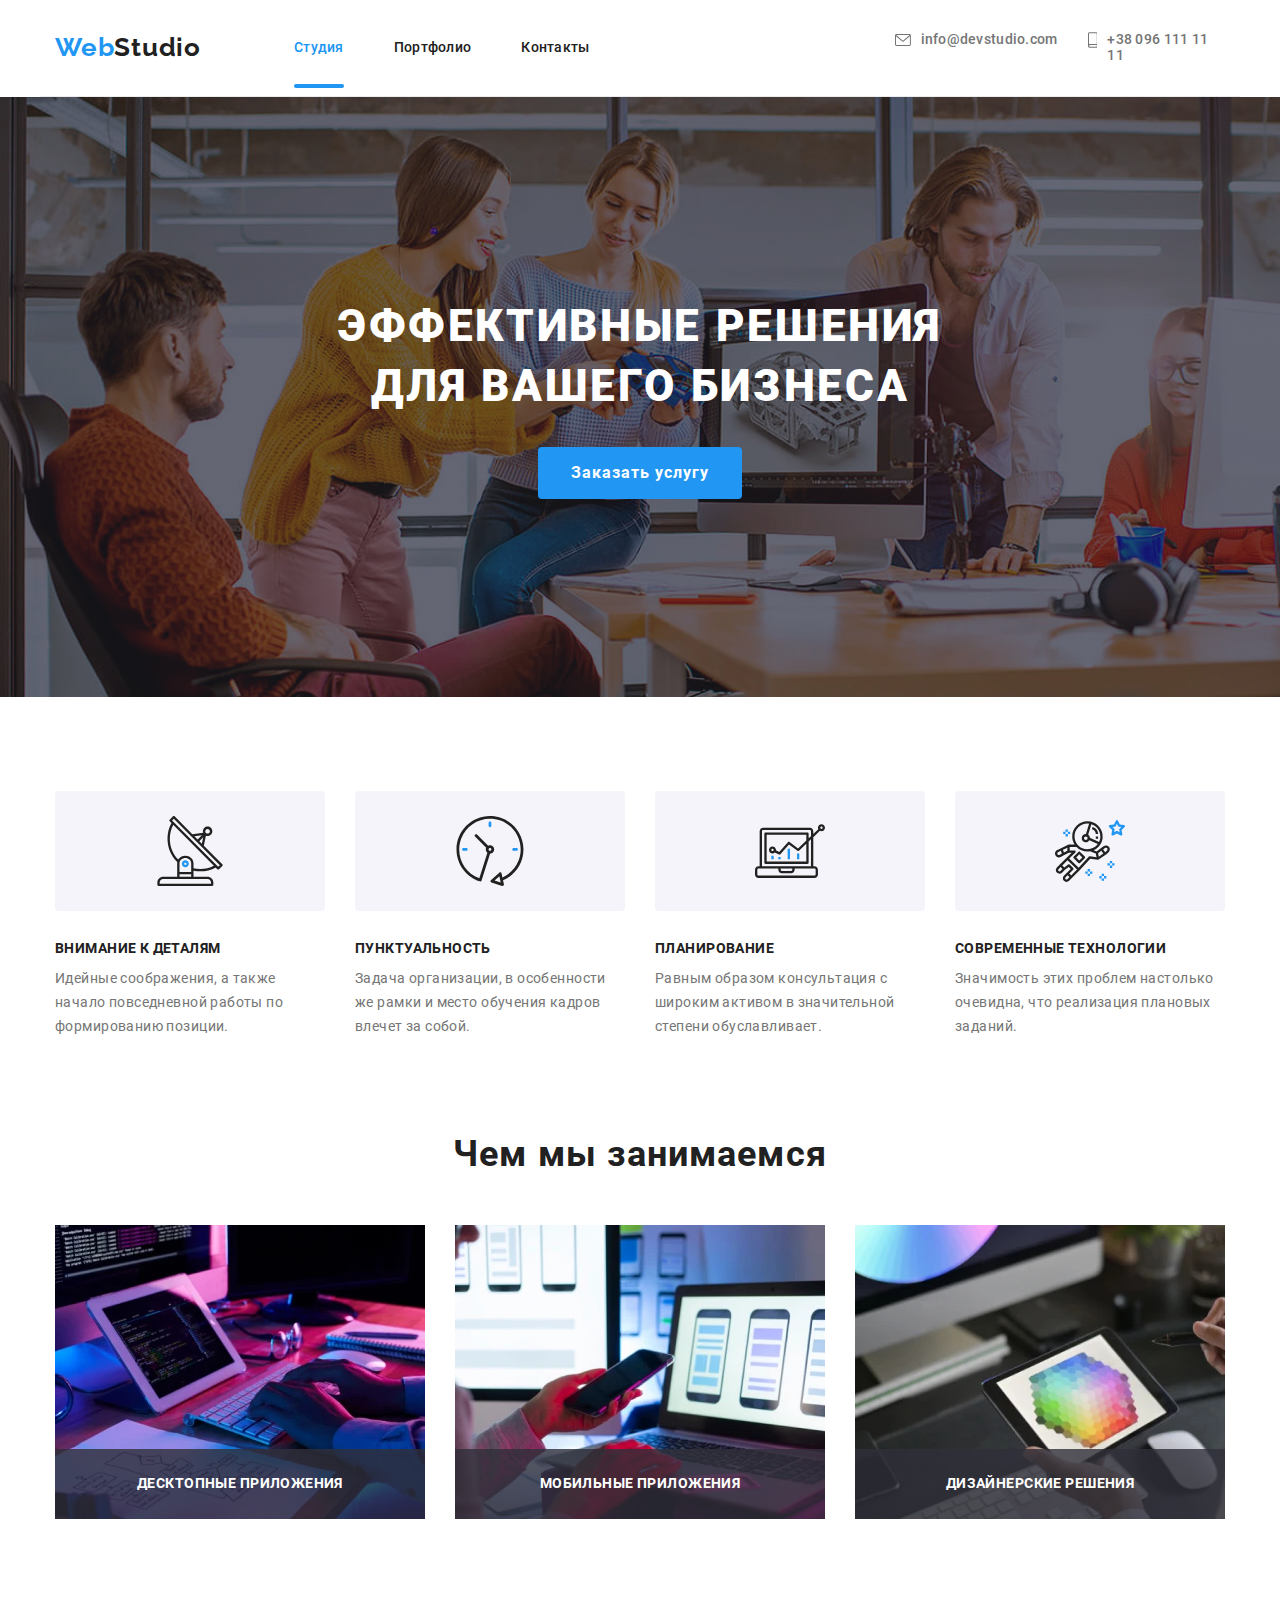
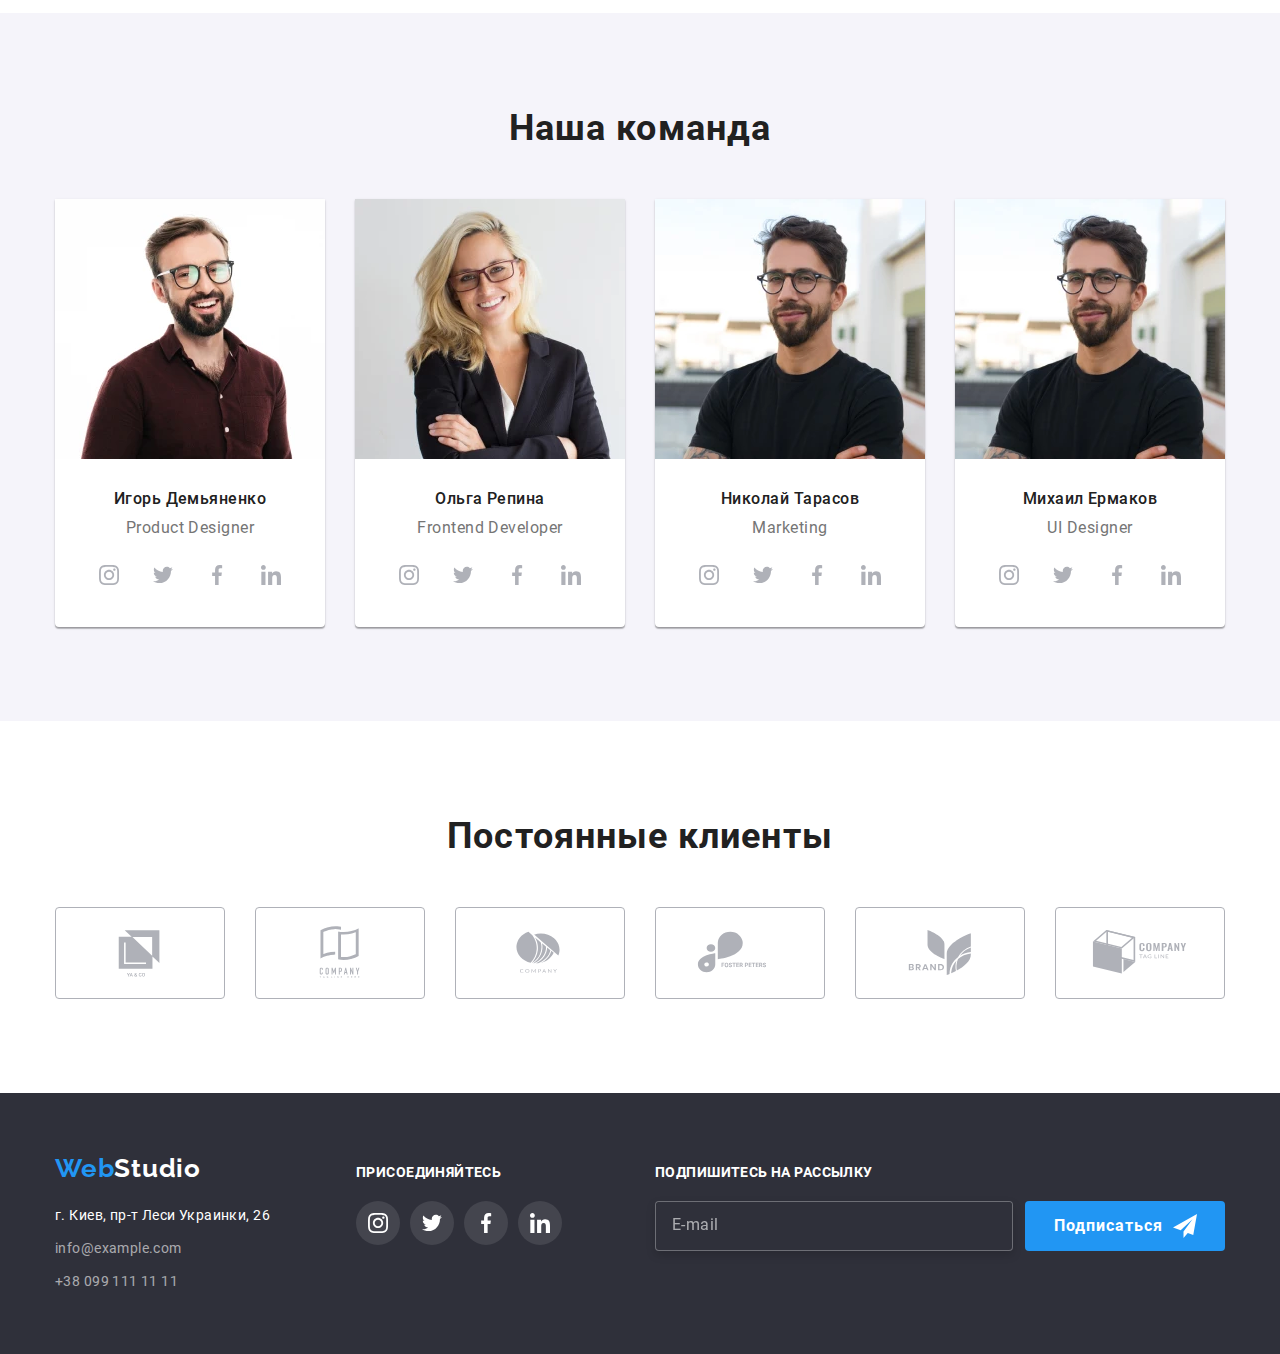
<file: index.html>
<!DOCTYPE html>
<html lang="ru">
  <head>
    <meta charset="UTF-8" />
    <meta http-equiv="X-UA-Compatible" content="IE=edge" />
    <meta name="viewport" content="width=device-width, initial-scale=1.0" />
    <title lang="en">html homework-02</title>
    <link rel="preconnect" href="https://fonts.googleapis.com" />
    <link rel="preconnect" href="https://fonts.gstatic.com" crossorigin />
    <!-- <link
      href="https://fonts.googleapis.com/css2?family=Raleway:wght@700&family=Roboto:wght@400;500;700;900&display=swap"
      rel="stylesheet"
    /> -->

    <link
      rel="stylesheet"
      href="https://cdnjs.cloudflare.com/ajax/libs/modern-normalize/1.1.0/modern-normalize.min.css"
    />

    <link rel="stylesheet" href="./css/main.min.css" />
    <!-- <link rel="stylesheet" href="./css/styles.css" /> -->
  </head>
  <body data-body>
    <!--Header-->
    <header>
      <div class="container container--flex">
        <ul class="header">
          <!-- Лого -->
          <li>
            <a class="logo" href="./index.html"> <span class="logo__color">Web</span>Studio</a>
          </li>
          <!-- Кнопка мобильного меню -->
          <li>
            <button
              class="burger-button"
              type="button"
              data-menu-button
              aria-expanded="false"
              aria-controls="mobile-menu"
            >
              <svg width="24" height="16" aria-label="Кнопка мобильного меню">
                <use
                  class="burger-button__icon-menu"
                  href="./images/icons.svg#icon-burger-menu"
                ></use>
                <use
                  class="burger-button__icon-close"
                  href="./images/icons.svg#icon-burger-close"
                ></use>
              </svg>
            </button>
          </li>
          <!-- Навигация и контакты в хедере -->
          <li>
            <div class="mobile-menu" id="mobile-menu" data-menu>
              <!-- Навигация в хедере -->
              <nav>
                <ul class="navigation-set">
                  <li class="navigation-set__item">
                    <a class="navigation-set__link is-active" href="./index.html">Студия</a>
                  </li>
                  <li class="navigation-set__item">
                    <a class="navigation-set__link" href="./portfolio.html">Портфолио</a>
                  </li>
                  <li class="navigation-set__item">
                    <a class="navigation-set__link" href="">Контакты</a>
                  </li>
                </ul>
              </nav>

              <div>
                <!-- Контакты в хедере -->
                <ul class="header-contacts-set">
                  <li class="header-contacts-set__item">
                    <a class="header-contacts-set__mail-phone" href="mailto:info@devstudio.com">
                      <svg
                        class="header-contacts-set__icon header-contacts-set__icon--add-top-marg"
                        width="16"
                        height="12"
                      >
                        <use href="./images/icons.svg#header-envelope"></use>
                      </svg>
                      info@devstudio.com
                    </a>
                  </li>
                  <li class="header-contacts-set__item">
                    <a class="header-contacts-set__mail-phone" href="tel:+380961111111">
                      <svg class="header-contacts-set__icon" width="10" height="16">
                        <use href="./images/icons.svg#header-smartphone"></use>
                      </svg>
                      +38 096 111 11 11
                    </a>
                  </li>
                </ul>
                <!-- Соцсети в хедере в мобильном меню -->
                <ul class="mobile-menu-social">
                  <li class="mobile-menu-social__item">
                    <a class="mobile-menu-social__links" href="http://instagram.com">Instagram</a>
                  </li>
                  <li class="mobile-menu-social__item">
                    <a class="mobile-menu-social__links" href="http://twitter.com">Twitter</a>
                  </li>
                  <li class="mobile-menu-social__item">
                    <a class="mobile-menu-social__links" href="http://facebook.com">Facebook</a>
                  </li>
                  <li class="mobile-menu-social__item">
                    <a class="mobile-menu-social__links" href="http://linkedin.com">LinkedIn</a>
                  </li>
                </ul>
              </div>
            </div>
          </li>
        </ul>

        <!-- ======================================= -->
      </div>
    </header>

    <!--Main-->
    <main>
      <!--Блок Герой-->
      <section class="hero">
        <div class="overlay">
          <h1 class="hero-title">
            Эффективные решения <br />
            для вашего бизнеса
          </h1>
          <button type="button" class="hero-button" data-modal-open>Заказать услугу</button>
        </div>

        <div class="backdrop is-hidden" data-modal>
          <div class="modal">
            <button type="button" class="close-modal-btn" data-modal-close>
              <svg class="close-modal-btn__icon" width="18" height="18">
                <use href="./images/icons.svg#icon-modal-close"></use>
              </svg>
            </button>
            <p class="modal-slogan">Оставьте свои данные, мы вам перезвоним</p>

            <!-- Формы модального окна -->
            <form class="modal-form">
              <div class="form-set">
                <!-- Поле "Имя" -->
                <div class="field-block-wrap">
                  <label class="field-block-wrap__label" for="name">Имя</label>
                  <div class="field-block-wrap__field">
                    <input class="field-block-wrap__input" type="text" name="name" id="name" />

                    <svg class="field-block-wrap__icon" width="18" height="18">
                      <use href="./images/icons.svg#icon-icon-person-modal"></use>
                    </svg>
                  </div>
                </div>

                <!-- Поле "Телефон" -->
                <div class="field-block-wrap">
                  <label class="field-block-wrap__label" for="tel">Телефон</label>
                  <div class="field-block-wrap__field">
                    <input class="field-block-wrap__input" type="tel" name="tel" id="tel" />

                    <svg class="field-block-wrap__icon" width="18" height="18">
                      <use href="./images/icons.svg#icon-icon-phone-modal"></use>
                    </svg>
                  </div>
                </div>

                <!-- Поле "Email" -->
                <div class="field-block-wrap">
                  <label class="field-block-wrap__label" for="email">Почта</label>
                  <div class="field-block-wrap__field">
                    <input class="field-block-wrap__input" type="email" name="email" id="email" />

                    <svg class="field-block-wrap__icon" width="18" height="18">
                      <use href="./images/icons.svg#icon-icon-mail-modal"></use>
                    </svg>
                  </div>
                </div>

                <!-- Поле "Коментарий" -->
                <div class="field-block-wrap">
                  <label class="field-block-wrap__label" for="comment">Комментарий</label>
                  <div class="field-block-wrap__textarea-field">
                    <textarea
                      class="field-block-wrap__textarea"
                      name="comment"
                      id="comment"
                      placeholder="Введите текст"
                    ></textarea>
                  </div>
                </div>
                <div>
                  <!-- Соглашение c договором-->
                  <div class="agreement-wrap">
                    <div class="custom-checkbox">
                      <label class="custom-checkbox__label" for="agreement">
                        <input
                          class="custom-checkbox__input visually-hidden"
                          type="checkbox"
                          name="agreement"
                          id="agreement"
                        />
                        <svg class="custom-checkbox__icon" width="16" height="15">
                          <use href="./images/icons.svg#icon-icon-chkbox-modal-checked"></use>
                        </svg>
                        Соглашаюсь с рассылкой и принимаю&nbsp;
                        <a class="custom-checkbox__link" href=""
                          ><span class="custom-checkbox__link-text">Условия договора</span></a
                        >
                      </label>
                    </div>
                    <!-- КНОПКА -->
                    <button class="modal-submit-button" type="submit">Отправить</button>
                  </div>
                </div>
              </div>
            </form>
          </div>
        </div>
      </section>

      <!--Блок "Наши достоинства" -->
      <section class="section">
        <div class="container">
          <!--Условный заголовок секции-->
          <h2 hidden class="section-title">Наши достоинства</h2>
          <ul class="advant-set">
            <li class="advant-set__item">
              <div class="advant-set__icon-wrapper">
                <svg width="70" height="70">
                  <use href="./images/icons.svg#advant-antenna"></use>
                </svg>
              </div>
              <h3 class="section-subtitle">Внимание к деталям</h3>
              <p class="advant-set__paragraph">
                Идейные соображения, а также начало повседневной работы по формированию позиции.
              </p>
            </li>
            <li class="advant-set__item">
              <div class="advant-set__icon-wrapper">
                <svg width="70" height="70">
                  <use href="./images/icons.svg#advant-clock"></use>
                </svg>
              </div>
              <h3 class="section-subtitle">Пунктуальность</h3>
              <p class="advant-set__paragraph">
                Задача организации, в особенности же рамки и место обучения кадров влечет за собой.
              </p>
            </li>
            <li class="advant-set__item">
              <div class="advant-set__icon-wrapper">
                <svg width="70" height="70">
                  <use href="./images/icons.svg#advant-diagram"></use>
                </svg>
              </div>
              <h3 class="section-subtitle">Планирование</h3>
              <p class="advant-set__paragraph">
                Равным образом консультация с широким активом в значительной степени обуславливает.
              </p>
            </li>
            <li class="advant-set__item">
              <div class="advant-set__icon-wrapper">
                <svg width="70" height="70">
                  <use href="./images/icons.svg#advant-astronaut"></use>
                </svg>
              </div>
              <h3 class="section-subtitle">Современные технологии</h3>
              <p class="advant-set__paragraph">
                Значимость этих проблем настолько очевидна, что реализация плановых заданий.
              </p>
            </li>
          </ul>
        </div>
      </section>
      <!--Блок "Чем мы занимаемся"-->
      <section class="section section--no-padding-top block-hidden">
        <div class="container">
          <h2 class="section-title">Чем мы занимаемся</h2>
          <ul class="business-set">
            <li class="business-set__item">
              <div class="business-set__image-wrapper">
                <picture>
                  <source
                    media="(min-width: 1200px)"
                    srcset="
                      ./images/business/desktop/business-1_desktop.webp    1x,
                      ./images/business/desktop/business-1_desktop@2x.webp 2x
                    "
                    type="image/webp"
                  />
                  <source
                    media="(min-width: 1200px)"
                    srcset="
                      ./images/business/desktop/business-1_desktop.jpg    1x,
                      ./images/business/desktop/business-1_desktop@2x.jpg 2x
                    "
                    type="image/jpg"
                  />

                  <img
                    class="business-set__image"
                    src="./images/business/desktop/business-1_desktop.jpg"
                    alt="Десктопные приложения"
                    width="370"
                    height="294"
                  />
                </picture>
                <p class="business-set__text">Десктопные приложения</p>
              </div>
            </li>
            <li class="business-set__item">
              <div class="business-set__image-wrapper">
                <picture>
                  <source
                    media="(min-width: 1200px)"
                    srcset="
                      ./images/business/desktop/business-2_desktop.webp    1x,
                      ./images/business/desktop/business-2_desktop@2x.webp 2x
                    "
                    type="image/webp"
                  />
                  <source
                    media="(min-width: 1200px)"
                    srcset="
                      ./images/business/desktop/business-2_desktop.jpg    1x,
                      ./images/business/desktop/business-2_desktop@2x.jpg 2x
                    "
                    type="image/jpg"
                  />

                  <img
                    class="business-set__image"
                    src="./images/business/desktop/business-2_desktop.jpg"
                    alt="Мобильные приложения"
                    width="370"
                    height="294"
                  />
                </picture>
                <p class="business-set__text">Мобильные приложения</p>
              </div>
            </li>
            <li class="business-set__item">
              <div class="business-set__image-wrapper">
                <picture>
                  <source
                    media="(min-width: 1200px)"
                    srcset="
                      ./images/business/desktop/business-3_desktop.webp    1x,
                      ./images/business/desktop/business-3_desktop@2x.webp 2x
                    "
                    type="image/webp"
                  />
                  <source
                    media="(min-width: 1200px)"
                    srcset="
                      ./images/business/desktop/business-3_desktop.jpg    1x,
                      ./images/business/desktop/business-3_desktop@2x.jpg 2x
                    "
                    type="image/jpg"
                  />

                  <img
                    class="business-set__image"
                    src="./images/business/desktop/business-3_desktop.jpg"
                    alt="Дизайнерские решения"
                    width="370"
                    height="294"
                  />
                </picture>
                <p class="business-set__text">Дизайнерские решения</p>
              </div>
            </li>
          </ul>
        </div>
      </section>
      <!--Блок "Наша команда"-->
      <section class="section section--background-grey">
        <div class="container">
          <h2 class="section-title">Наша команда</h2>
          <ul class="team-set">
            <!-- Демьяненко -->
            <li class="team-set__item">
              <picture>
                <source
                  media="(min-width: 1200px)"
                  srcset="
                    ./images/team/desktop/img-1_small.webp    1x,
                    ./images/team/desktop/img-1_small@2x.webp 2x
                  "
                  type="image/webp"
                />
                <source
                  media="(min-width: 1200px)"
                  srcset="
                    ./images/team/desktop/img-1_small.jpg    1x,
                    ./images/team/desktop/img-1_small@2x.jpg 2x
                  "
                  type="image/jpg"
                />

                <source
                  media="(min-width: 768px)"
                  srcset="
                    ./images/team/tablet/img-1_medium.webp    1x,
                    ./images/team/tablet/img-1_medium@2x.webp 2x
                  "
                  type="image/webp"
                />
                <source
                  media="(min-width: 768px)"
                  srcset="
                    ./images/team/tablet/img-1_medium.jpg    1x,
                    ./images/team/tablet/img-1_medium@2x.jpg 2x
                  "
                  type="image/jpg"
                />

                <source
                  media="(max-width: 767px)"
                  srcset="
                    ./images/team/mobile/img-1_large.webp    1x,
                    ./images/team/mobile/img-1_large@2x.webp 2x
                  "
                  type="image/webp"
                />
                <source
                  media="(max-width: 767px)"
                  srcset="
                    ./images/team/mobile/img-1_large.jpg    1x,
                    ./images/team/mobile/img-1_large@2x.jpg 2x
                  "
                  type="image/jpg"
                />
                <img
                  class="team-set__image"
                  src="./images/team/mobile/img-1_large.jpg"
                  alt="Игорь Демьяненко"
                  width="450"
                  height="460"
                />
              </picture>
              <div class="team-set__member-wrapper">
                <h3 class="team-set__name">Игорь Демьяненко</h3>
                <p class="team-set__text" lang="en">Product Designer</p>
              </div>

              <!-- Блок соцсети с ховером для Демьяненко-->
              <ul class="social-net team-set__social-net">
                <li class="social-net__item">
                  <a class="social-net__icon" href="http://instagram.com">
                    <svg class="social-net__icon-color" width="20" height="20">
                      <use href="./images/icons.svg#instagram"></use>
                    </svg>
                  </a>
                </li>
                <li class="social-net__item">
                  <a class="social-net__icon" href="http://twitter.com">
                    <svg class="social-net__icon-color" width="20" height="20">
                      <use href="./images/icons.svg#twitter"></use>
                    </svg>
                  </a>
                </li>
                <li class="social-net__item">
                  <a class="social-net__icon" href="http://facebook.com">
                    <svg class="social-net__icon-color" width="20" height="20">
                      <use href="./images/icons.svg#facebook"></use>
                    </svg>
                  </a>
                </li>
                <li class="social-net__item">
                  <a class="social-net__icon" href="http://linkedin.com">
                    <svg class="social-net__icon-color" width="20" height="20">
                      <use href="./images/icons.svg#linkedin"></use>
                    </svg>
                  </a>
                </li>
              </ul>
            </li>

            <!-- Репина -->
            <li class="team-set__item">
              <picture>
                <source
                  media="(min-width: 1200px)"
                  srcset="
                    ./images/team/desktop/img-2_small.webp    1x,
                    ./images/team/desktop/img-2_small@2x.webp 2x
                  "
                  type="image/webp"
                />
                <source
                  media="(min-width: 1200px)"
                  srcset="
                    ./images/team/desktop/img-2_small.jpg    1x,
                    ./images/team/desktop/img-2_small@2x.jpg 2x
                  "
                  type="image/jpg"
                />

                <source
                  media="(min-width: 768px)"
                  srcset="
                    ./images/team/tablet/img-2_medium.webp    1x,
                    ./images/team/tablet/img-2_medium@2x.webp 2x
                  "
                  type="image/webp"
                />
                <source
                  media="(min-width: 768px)"
                  srcset="
                    ./images/team/tablet/img-2_medium.jpg    1x,
                    ./images/team/tablet/img-2_medium@2x.jpg 2x
                  "
                  type="image/jpg"
                />

                <source
                  media="(max-width: 767px)"
                  srcset="
                    ./images/team/mobile/img-2_large.webp    1x,
                    ./images/team/mobile/img-2_large@2x.webp 2x
                  "
                  type="image/webp"
                />
                <source
                  media="(max-width: 767px)"
                  srcset="
                    ./images/team/mobile/img-2_large.jpg    1x,
                    ./images/team/mobile/img-2_large@2x.jpg 2x
                  "
                  type="image/jpg"
                />
                <img
                  class="team-set__image"
                  src="./images/team/mobile/img-2_large.jpg"
                  alt="Ольга Репина"
                  width="450"
                  height="460"
                />
              </picture>
              <div class="team-set__member-wrapper">
                <h3 class="team-set__name">Ольга Репина</h3>
                <p class="team-set__text" lang="en">Frontend Developer</p>
              </div>

              <!-- Блок соцсети с ховером для Репиной-->

              <ul class="social-net team-set__social-net">
                <li class="social-net__item">
                  <a class="social-net__icon" href="http://instagram.com">
                    <svg class="social-net__icon-color" width="20" height="20">
                      <use href="./images/icons.svg#instagram"></use>
                    </svg>
                  </a>
                </li>
                <li class="social-net__item">
                  <a class="social-net__icon" href="http://twitter.com">
                    <svg class="social-net__icon-color" width="20" height="20">
                      <use href="./images/icons.svg#twitter"></use>
                    </svg>
                  </a>
                </li>
                <li class="social-net__item">
                  <a class="social-net__icon" href="http://facebook.com">
                    <svg class="social-net__icon-color" width="20" height="20">
                      <use href="./images/icons.svg#facebook"></use>
                    </svg>
                  </a>
                </li>
                <li class="social-net__item">
                  <a class="social-net__icon" href="http://linkedin.com">
                    <svg class="social-net__icon-color" width="20" height="20">
                      <use href="./images/icons.svg#linkedin"></use>
                    </svg>
                  </a>
                </li>
              </ul>
            </li>

            <!-- Тарасов -->
            <li class="team-set__item">
              <picture>
                <source
                  media="(min-width: 1200px)"
                  srcset="
                    ./images/team/desktop/img-4_small.webp    1x,
                    ./images/team/desktop/img-3_small@2x.webp 2x
                  "
                  type="image/webp"
                />
                <source
                  media="(min-width: 1200px)"
                  srcset="
                    ./images/team/desktop/img-3_small.jpg    1x,
                    ./images/team/desktop/img-3_small@2x.jpg 2x
                  "
                  type="image/jpg"
                />

                <source
                  media="(min-width: 768px)"
                  srcset="
                    ./images/team/tablet/img-3_medium.webp    1x,
                    ./images/team/tablet/img-3_medium@2x.webp 2x
                  "
                  type="image/webp"
                />
                <source
                  media="(min-width: 768px)"
                  srcset="
                    ./images/team/tablet/img-3_medium.jpg    1x,
                    ./images/team/tablet/img-3_medium@2x.jpg 2x
                  "
                  type="image/jpg"
                />

                <source
                  media="(max-width: 767px)"
                  srcset="
                    ./images/team/mobile/img-3_large.webp    1x,
                    ./images/team/mobile/img-3_large@2x.webp 2x
                  "
                  type="image/webp"
                />
                <source
                  media="(max-width: 767px)"
                  srcset="
                    ./images/team/mobile/img-3_large.jpg    1x,
                    ./images/team/mobile/img-3_large@2x.jpg 2x
                  "
                  type="image/jpg"
                />
                <img
                  class="team-set__image"
                  src="./images/team/mobile/img-3_large.jpg"
                  alt="Николай Тарасов"
                  width="450"
                  height="460"
                />
              </picture>
              <div class="team-set__member-wrapper">
                <h3 class="team-set__name">Николай Тарасов</h3>
                <p class="team-set__text" lang="en">Marketing</p>
              </div>

              <!-- Блок соцсети с ховером для Тарасова-->

              <ul class="social-net team-set__social-net">
                <li class="social-net__item">
                  <a class="social-net__icon" href="http://instagram.com">
                    <svg class="social-net__icon-color" width="20" height="20">
                      <use href="./images/icons.svg#instagram"></use>
                    </svg>
                  </a>
                </li>
                <li class="social-net__item">
                  <a class="social-net__icon" href="http://twitter.com">
                    <svg class="social-net__icon-color" width="20" height="20">
                      <use href="./images/icons.svg#twitter"></use>
                    </svg>
                  </a>
                </li>
                <li class="social-net__item">
                  <a class="social-net__icon" href="http://facebook.com">
                    <svg class="social-net__icon-color" width="20" height="20">
                      <use href="./images/icons.svg#facebook"></use>
                    </svg>
                  </a>
                </li>
                <li class="social-net__item">
                  <a class="social-net__icon" href="http://linkedin.com">
                    <svg class="social-net__icon-color" width="20" height="20">
                      <use href="./images/icons.svg#linkedin"></use>
                    </svg>
                  </a>
                </li>
              </ul>
            </li>

            <!-- Ермаков -->
            <li class="team-set__item">
              <picture>
                <source
                  media="(min-width: 1200px)"
                  srcset="
                    ./images/team/desktop/img-4_small.webp    1x,
                    ./images/team/desktop/img-4_small@2x.webp 2x
                  "
                  type="image/webp"
                />
                <source
                  media="(min-width: 1200px)"
                  srcset="
                    ./images/team/desktop/img-4_small.jpg    1x,
                    ./images/team/desktop/img-4_small@2x.jpg 2x
                  "
                  type="image/jpg"
                />

                <source
                  media="(min-width: 768px)"
                  srcset="
                    ./images/team/tablet/img-4_medium.webp    1x,
                    ./images/team/tablet/img-4_medium@2x.webp 2x
                  "
                  type="image/webp"
                />
                <source
                  media="(min-width: 768px)"
                  srcset="
                    ./images/team/tablet/img-4_medium.jpg    1x,
                    ./images/team/tablet/img-4_medium@2x.jpg 2x
                  "
                  type="image/jpg"
                />

                <source
                  media="(max-width: 767px)"
                  srcset="
                    ./images/team/mobile/img-4_large.webp    1x,
                    ./images/team/mobile/img-4_large@2x.webp 2x
                  "
                  type="image/webp"
                />
                <source
                  media="(max-width: 767px)"
                  srcset="
                    ./images/team/mobile/img-4_large.jpg    1x,
                    ./images/team/mobile/img-4_large@2x.jpg 2x
                  "
                  type="image/jpg"
                />
                <img
                  class="team-set__image"
                  src="./images/team/mobile/img-4_large.jpg"
                  alt="Михаил Ермаков"
                  width="450"
                  height="460"
                />
              </picture>
              <div class="team-set__member-wrapper">
                <h3 class="team-set__name">Михаил Ермаков</h3>
                <p class="team-set__text" lang="en">UI Designer</p>
              </div>

              <!-- Блок соцсети с ховером для Ермакова-->

              <ul class="social-net team-set__social-net">
                <li class="social-net__item">
                  <a class="social-net__icon" href="http://instagram.com">
                    <svg class="social-net__icon-color" width="20" height="20">
                      <use href="./images/icons.svg#instagram"></use>
                    </svg>
                  </a>
                </li>
                <li class="social-net__item">
                  <a class="social-net__icon" href="http://twitter.com">
                    <svg class="social-net__icon-color" width="20" height="20">
                      <use href="./images/icons.svg#twitter"></use>
                    </svg>
                  </a>
                </li>
                <li class="social-net__item">
                  <a class="social-net__icon" href="http://facebook.com">
                    <svg class="social-net__icon-color" width="20" height="20">
                      <use href="./images/icons.svg#facebook"></use>
                    </svg>
                  </a>
                </li>
                <li class="social-net__item">
                  <a class="social-net__icon" href="http://linkedin.com">
                    <svg class="social-net__icon-color" width="20" height="20">
                      <use href="./images/icons.svg#linkedin"></use>
                    </svg>
                  </a>
                </li>
              </ul>
            </li>
          </ul>
        </div>
      </section>
      <!-- Блок Постоянные клиенты -->
      <section class="section">
        <div class="container">
          <h2 class="section-title">Постоянные клиенты</h2>
          <ul class="clients-set">
            <li class="clients-set__item">
              <a class="clients-set__link" href="">
                <svg class="clients-set__icon" width="106" height="60">
                  <use href="./images/icons.svg#client1"></use>
                </svg>
              </a>
            </li>
            <li class="clients-set__item">
              <a class="clients-set__link" href="">
                <svg class="clients-set__icon" width="106" height="60">
                  <use href="./images/icons.svg#client2"></use>
                </svg>
              </a>
            </li>
            <li class="clients-set__item">
              <a class="clients-set__link" href="">
                <svg class="clients-set__icon" width="106" height="60">
                  <use href="./images/icons.svg#client3"></use>
                </svg>
              </a>
            </li>
            <li class="clients-set__item">
              <a class="clients-set__link" href="">
                <svg class="clients-set__icon" width="106" height="60">
                  <use href="./images/icons.svg#client4"></use>
                </svg>
              </a>
            </li>
            <li class="clients-set__item">
              <a class="clients-set__link" href="">
                <svg class="clients-set__icon" width="106" height="60">
                  <use href="./images/icons.svg#client5"></use>
                </svg>
              </a>
            </li>
            <li class="clients-set__item">
              <a class="clients-set__link" href="">
                <svg class="clients-set__icon" width="106" height="60">
                  <use href="./images/icons.svg#client6"></use>
                </svg>
              </a>
            </li>
          </ul>
        </div>
      </section>
    </main>

    <!--Footer-->
    <footer class="footer">
      <div class="container">
        <ul class="footer-set">
          <!-- Лого и адрес -->
          <li class="footer-set__logo-address">
            <a class="logo" href="./index.html"><span class="logo__color">Web</span>Studio</a>
            <address>
              <ul class="footer-contacts-set">
                <li class="footer-contacts-set__item">
                  <p class="footer-contacts-set__address">г. Киев, пр-т Леси Украинки, 26</p>
                </li>
                <li class="footer-contacts-set__item">
                  <a class="footer-contacts-set__link" href="mailto:info@example.com"
                    >info@example.com</a
                  >
                </li>
                <li class="footer-contacts-set__item">
                  <a class="footer-contacts-set__link" href="tel:+380991111111"
                    >+38 099 111 11 11</a
                  >
                </li>
              </ul>
            </address>
          </li>
          <!-- Иконки соцсетей Присоединяйтесь -->
          <li class="footer-set__social-link">
            <h3 class="section-subtitle join__section-subtitle">Присоединяйтесь</h3>
            <ul class="social-net">
              <li class="social-net__item">
                <a
                  class="social-net__icon social-net__icon--different-colors"
                  href="http://instagram.com"
                >
                  <svg class="social-net__icon-color" width="20" height="20">
                    <use href="./images/icons.svg#instagram"></use>
                  </svg>
                </a>
              </li>
              <li class="social-net__item">
                <a
                  class="social-net__icon social-net__icon--different-colors"
                  href="http://twitter.com"
                >
                  <svg class="social-net__icon-color" width="20" height="20">
                    <use href="./images/icons.svg#twitter"></use>
                  </svg>
                </a>
              </li>
              <li class="social-net__item">
                <a
                  class="social-net__icon social-net__icon--different-colors"
                  href="http://facebook.com"
                >
                  <svg class="social-net__icon-color" width="20" height="20">
                    <use href="./images/icons.svg#facebook"></use>
                  </svg>
                </a>
              </li>
              <li class="social-net__item">
                <a
                  class="social-net__icon social-net__icon--different-colors"
                  href="http://linkedin.com"
                >
                  <svg class="social-net__icon-color" width="20" height="20">
                    <use href="./images/icons.svg#linkedin"></use>
                  </svg>
                </a>
              </li>
            </ul>
          </li>
          <!-- Блок окна подписки на рассылку -->
          <li class="footer-set__submit">
            <h3 class="section-subtitle footer-submit__section-subtitle">
              Подпишитесь на рассылку
            </h3>

            <form>
              <ul class="submit-set">
                <li class="submit-set__email-form">
                  <label for="user-email"></label>
                  <input
                    class="submit-set__email-input"
                    type="email"
                    name="email"
                    id="user-email"
                    placeholder="E-mail"
                  />
                </li>
                <li class="submit-set__button-container">
                  <button class="submit-set__button" type="submit">Подписаться</button>
                  <svg class="submit-set__button-icon" width="24" height="24">
                    <use href="./images/icons.svg#icon-icon-send-footer"></use>
                  </svg>
                </li>
              </ul>
            </form>
          </li>
        </ul>
      </div>
    </footer>
    <script src="./js/modal.js"></script>
    <!-- <script src="./js/menu.js"></script> -->
    <script src="./js/burger-menu.js"></script>
  </body>
</html>
</file>
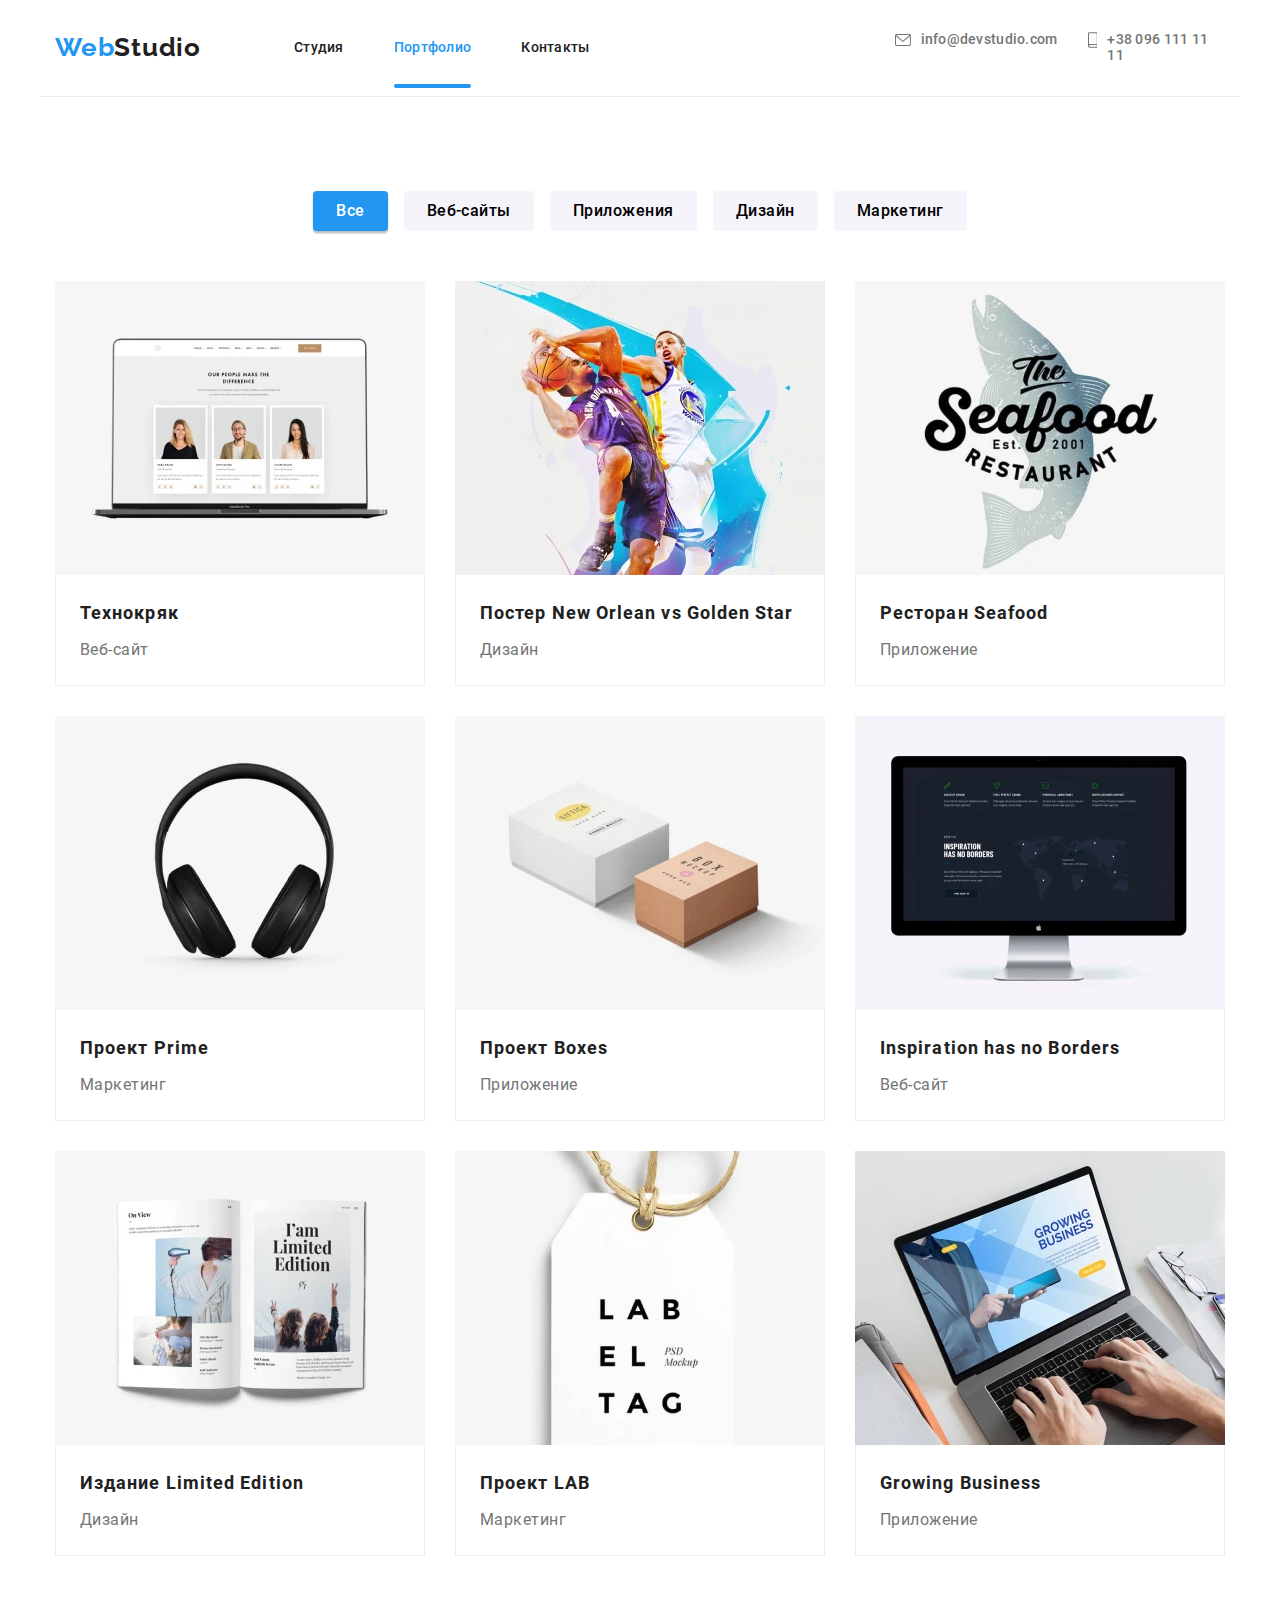
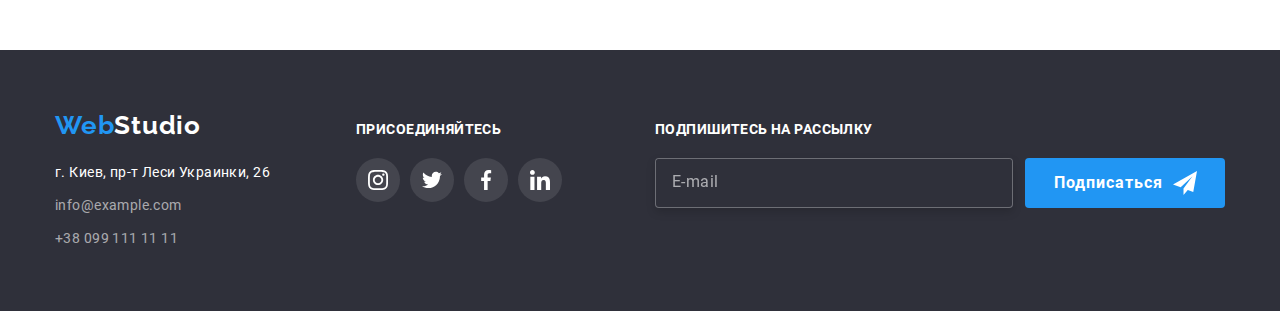
<file: portfolio.html>
<!DOCTYPE html>
<html lang="ru">
  <head>
    <meta charset="UTF-8" />
    <meta http-equiv="X-UA-Compatible" content="IE=edge" />
    <meta name="viewport" content="width=device-width, initial-scale=1.0" />
    <title lang="en">html homework-02</title>
    <link rel="preconnect" href="https://fonts.googleapis.com" />
    <link rel="preconnect" href="https://fonts.gstatic.com" crossorigin />
    <!-- <link
      href="https://fonts.googleapis.com/css2?family=Raleway:wght@700&family=Roboto:wght@400;500;700;900&display=swap"
      rel="stylesheet"
    /> -->
    <link
      rel="stylesheet"
      href="https://cdnjs.cloudflare.com/ajax/libs/modern-normalize/1.1.0/modern-normalize.min.css"
    />
    <link rel="stylesheet" href="./css/main.min.css" />
    <!-- <link rel="stylesheet" href="./css/styles.css" /> -->
  </head>
  <body>
    <!--Header-->
    <header>
      <div class="container container--flex">
        <ul class="header">
          <!-- Лого -->
          <li>
            <a class="logo" href="./index.html"> <span class="logo__color">Web</span>Studio</a>
          </li>
          <!-- Кнопка мобильного меню -->
          <li>
            <button
              class="burger-button"
              type="button"
              data-menu-button
              aria-expanded="false"
              aria-controls="mobile-menu"
            >
              <svg width="24" height="16" aria-label="Кнопка мобильного меню">
                <use
                  class="burger-button__icon-menu"
                  href="./images/icons.svg#icon-burger-menu"
                ></use>
                <use
                  class="burger-button__icon-close"
                  href="./images/icons.svg#icon-burger-close"
                ></use>
              </svg>
            </button>
          </li>
          <!-- Навигация и контакты в хедере -->
          <li>
            <div class="mobile-menu" id="mobile-menu" data-menu>
              <!-- Навигация в хедере -->
              <nav>
                <ul class="navigation-set">
                  <li class="navigation-set__item">
                    <a class="navigation-set__link" href="./index.html">Студия</a>
                  </li>
                  <li class="navigation-set__item">
                    <a class="navigation-set__link is-active" href="./portfolio.html">Портфолио</a>
                  </li>
                  <li class="navigation-set__item">
                    <a class="navigation-set__link" href="">Контакты</a>
                  </li>
                </ul>
              </nav>

              <!-- Контакты в хедере -->

              <ul class="header-contacts-set">
                <li class="header-contacts-set__item">
                  <a class="header-contacts-set__mail-phone" href="mailto:info@devstudio.com">
                    <svg
                      class="header-contacts-set__icon header-contacts-set__icon--add-top-marg"
                      width="16"
                      height="12"
                    >
                      <use href="./images/icons.svg#header-envelope"></use>
                    </svg>
                    info@devstudio.com
                  </a>
                </li>
                <li class="header-contacts-set__item">
                  <a class="header-contacts-set__mail-phone" href="tel:+380961111111">
                    <svg class="header-contacts-set__icon" width="10" height="16">
                      <use href="./images/icons.svg#header-smartphone"></use>
                    </svg>
                    +38 096 111 11 11
                  </a>
                </li>
              </ul>
              <!-- Соцсети в хедере в мобильном меню -->
              <ul class="mobile-menu-social">
                <li class="mobile-menu-social__item">
                  <a class="mobile-menu-social__links" href="http://instagram.com">Instagram</a>
                </li>
                <li class="mobile-menu-social__item">
                  <a class="mobile-menu-social__links" href="http://twitter.com">Twitter</a>
                </li>
                <li class="mobile-menu-social__item">
                  <a class="mobile-menu-social__links" href="http://facebook.com">Facebook</a>
                </li>
                <li class="mobile-menu-social__item">
                  <a class="mobile-menu-social__links" href="http://linkedin.com">LinkedIn</a>
                </li>
              </ul>
            </div>
          </li>
        </ul>
      </div>
    </header>

    <!--Main-->
    <main>
      <section class="section">
        <div class="container">
          <!-- Условный заголовок секции -->
          <h1 hidden>Наше портфолио</h1>
          <!-- Список кнопок -->
          <ul class="portfolio-menu">
            <li class="portfolio-menu__item">
              <button type="button" class="portfolio-menu__button portfolio-menu__button--current">
                Все
              </button>
            </li>
            <li class="portfolio-menu__item">
              <button type="button" class="portfolio-menu__button">Веб-сайты</button>
            </li>
            <li class="portfolio-menu__item">
              <button type="button" class="portfolio-menu__button">Приложения</button>
            </li>
            <li class="portfolio-menu__item">
              <button type="button" class="portfolio-menu__button">Дизайн</button>
            </li>
            <li class="portfolio-menu__item">
              <button type="button" class="portfolio-menu__button">Маркетинг</button>
            </li>
          </ul>

          <!-- Список работ в портфолио-->
          <ul class="portfolio-cards-set">
            <!-- Технокряк -->
            <li class="portfolio-card">
              <a class="portfolio-card__link" href="">
                <div class="portfolio-card__image-box">
                  <picture>
                    <source
                      media="(min-width: 1200px)"
                      srcset="
                        ./images/portfolio/desktop/portfolio-1_desktop.webp    1x,
                        ./images/portfolio/desktop/portfolio-1_desktop@2x.webp 2x
                      "
                      type="image/webp"
                    />
                    <source
                      media="(min-width: 1200px)"
                      srcset="
                        ./images/portfolio/desktop/portfolio-1_desktop.jpg    1x,
                        ./images/portfolio/desktop/portfolio-1_desktop@2x.jpg 2x
                      "
                      type="image/jpg"
                    />

                    <source
                      media="(min-width: 768px)"
                      srcset="
                        ./images/portfolio/tablet/portfolio-1_tablet.webp    1x,
                        ./images/portfolio/tablet/portfolio-1_tablet@2x.webp 2x
                      "
                      type="image/webp"
                    />
                    <source
                      media="(min-width: 768px)"
                      srcset="
                        ./images/portfolio/tablet/portfolio-1_tablet.jpg    1x,
                        ./images/portfolio/tablet/portfolio-1_tablet@2x.jpg 2x
                      "
                      type="image/jpg"
                    />

                    <source
                      media="(max-width: 767px)"
                      srcset="
                        ./images/portfolio/mobile/portfolio-1_mobile.webp    1x,
                        ./images/portfolio/mobile/portfolio-1_mobile@2x.webp 2x
                      "
                      type="image/webp"
                    />
                    <source
                      media="(max-width: 767px)"
                      srcset="
                        ./images/portfolio/mobile/portfolio-1_mobile.jpg    1x,
                        ./images/portfolio/mobile/portfolio-1_mobile@2x.jpg 2x
                      "
                      type="image/jpg"
                    />

                    <img
                      class="portfolio-card__image"
                      src="./images/portfolio/mobile/portfolio-1_mobile.jpg"
                      alt="Технокряк"
                      width="450"
                      height="294"
                    />
                  </picture>
                  <div class="portfolio-card__overlay">
                    <p class="portfolio-card__overlay-text">
                      Ресурс предлагает комплексные предложения с разным уровнем функционала и
                      сервисов. Все это позволит посетителю получить исчерпывающие сведения о
                      компании или частном лице.
                    </p>
                  </div>
                </div>
                <div class="portfolio-card__title">
                  <h2 class="portfolio-card__name">Технокряк</h2>
                  <p class="portfolio-card__paragraph">Веб-сайт</p>
                </div>
              </a>
            </li>
            <!-- Постер New Orlean vs Golden Star -->
            <li class="portfolio-card">
              <a class="portfolio-card__link" href="">
                <div class="portfolio-card__image-box">
                  <picture>
                    <source
                      media="(min-width: 1200px)"
                      srcset="
                        ./images/portfolio/desktop/portfolio-2_desktop.webp    1x,
                        ./images/portfolio/desktop/portfolio-2_desktop@2x.webp 2x
                      "
                      type="image/webp"
                    />
                    <source
                      media="(min-width: 1200px)"
                      srcset="
                        ./images/portfolio/desktop/portfolio-2_desktop.jpg    1x,
                        ./images/portfolio/desktop/portfolio-2_desktop@2x.jpg 2x
                      "
                      type="image/jpg"
                    />

                    <source
                      media="(min-width: 768px)"
                      srcset="
                        ./images/portfolio/tablet/portfolio-2_tablet.webp    1x,
                        ./images/portfolio/tablet/portfolio-2_tablet@2x.webp 2x
                      "
                      type="image/webp"
                    />
                    <source
                      media="(min-width: 768px)"
                      srcset="
                        ./images/portfolio/tablet/portfolio-2_tablet.jpg    1x,
                        ./images/portfolio/tablet/portfolio-2_tablet@2x.jpg 2x
                      "
                      type="image/jpg"
                    />

                    <source
                      media="(max-width: 767px)"
                      srcset="
                        ./images/portfolio/mobile/portfolio-2_mobile.webp    1x,
                        ./images/portfolio/mobile/portfolio-2_mobile@2x.webp 2x
                      "
                      type="image/webp"
                    />
                    <source
                      media="(max-width: 767px)"
                      srcset="
                        ./images/portfolio/mobile/portfolio-2_mobile.jpg    1x,
                        ./images/portfolio/mobile/portfolio-2_mobile@2x.jpg 2x
                      "
                      type="image/jpg"
                    />

                    <img
                      class="portfolio-card__image"
                      src="./images/portfolio/mobile/portfolio-2_mobile.jpg"
                      alt="Постер New Orlean vs Golden Star"
                      width="450"
                      height="294"
                    />
                  </picture>
                  <div class="portfolio-card__overlay">
                    <p class="portfolio-card__overlay-text">
                      Ресурс предлагает комплексные предложения с разным уровнем функционала и
                      сервисов. Все это позволит посетителю получить исчерпывающие сведения о
                      компании или частном лице.
                    </p>
                  </div>
                </div>
                <div class="portfolio-card__title">
                  <h2 class="portfolio-card__name">Постер New Orlean vs Golden Star</h2>
                  <p class="portfolio-card__paragraph">Дизайн</p>
                </div>
              </a>
            </li>
            <!-- Ресторан Seafood -->
            <li class="portfolio-card">
              <a class="portfolio-card__link" href="">
                <div class="portfolio-card__image-box">
                  <picture>
                    <source
                      media="(min-width: 1200px)"
                      srcset="
                        ./images/portfolio/desktop/portfolio-3_desktop.webp    1x,
                        ./images/portfolio/desktop/portfolio-3_desktop@2x.webp 2x
                      "
                      type="image/webp"
                    />
                    <source
                      media="(min-width: 1200px)"
                      srcset="
                        ./images/portfolio/desktop/portfolio-3_desktop.jpg    1x,
                        ./images/portfolio/desktop/portfolio-3_desktop@2x.jpg 2x
                      "
                      type="image/jpg"
                    />

                    <source
                      media="(min-width: 768px)"
                      srcset="
                        ./images/portfolio/tablet/portfolio-3_tablet.webp    1x,
                        ./images/portfolio/tablet/portfolio-3_tablet@2x.webp 2x
                      "
                      type="image/webp"
                    />
                    <source
                      media="(min-width: 768px)"
                      srcset="
                        ./images/portfolio/tablet/portfolio-3_tablet.jpg    1x,
                        ./images/portfolio/tablet/portfolio-3_tablet@2x.jpg 2x
                      "
                      type="image/jpg"
                    />

                    <source
                      media="(max-width: 767px)"
                      srcset="
                        ./images/portfolio/mobile/portfolio-3_mobile.webp    1x,
                        ./images/portfolio/mobile/portfolio-3_mobile@2x.webp 2x
                      "
                      type="image/webp"
                    />
                    <source
                      media="(max-width: 767px)"
                      srcset="
                        ./images/portfolio/mobile/portfolio-3_mobile.jpg    1x,
                        ./images/portfolio/mobile/portfolio-3_mobile@2x.jpg 2x
                      "
                      type="image/jpg"
                    />

                    <img
                      class="portfolio-card__image"
                      src="./images/portfolio/mobile/portfolio-3_mobile.jpg"
                      alt="Ресторан Seafood"
                      width="450"
                      height="294"
                    />
                  </picture>
                  <div class="portfolio-card__overlay">
                    <p class="portfolio-card__overlay-text">
                      Ресурс предлагает комплексные предложения с разным уровнем функционала и
                      сервисов. Все это позволит посетителю получить исчерпывающие сведения о
                      компании или частном лице.
                    </p>
                  </div>
                </div>
                <div class="portfolio-card__title">
                  <h2 class="portfolio-card__name">Ресторан Seafood</h2>
                  <p class="portfolio-card__paragraph">Приложение</p>
                </div>
              </a>
            </li>
            <!-- Проект Prime -->
            <li class="portfolio-card">
              <a class="portfolio-card__link" href="">
                <div class="portfolio-card__image-box">
                  <picture>
                    <source
                      media="(min-width: 1200px)"
                      srcset="
                        ./images/portfolio/desktop/portfolio-4_desktop.webp    1x,
                        ./images/portfolio/desktop/portfolio-4_desktop@2x.webp 2x
                      "
                      type="image/webp"
                    />
                    <source
                      media="(min-width: 1200px)"
                      srcset="
                        ./images/portfolio/desktop/portfolio-4_desktop.jpg    1x,
                        ./images/portfolio/desktop/portfolio-4_desktop@2x.jpg 2x
                      "
                      type="image/jpg"
                    />

                    <source
                      media="(min-width: 768px)"
                      srcset="
                        ./images/portfolio/tablet/portfolio-4_tablet.webp    1x,
                        ./images/portfolio/tablet/portfolio-4_tablet@2x.webp 2x
                      "
                      type="image/webp"
                    />
                    <source
                      media="(min-width: 768px)"
                      srcset="
                        ./images/portfolio/tablet/portfolio-4_tablet.jpg    1x,
                        ./images/portfolio/tablet/portfolio-4_tablet@2x.jpg 2x
                      "
                      type="image/jpg"
                    />

                    <source
                      media="(max-width: 767px)"
                      srcset="
                        ./images/portfolio/mobile/portfolio-4_mobile.webp    1x,
                        ./images/portfolio/mobile/portfolio-4_mobile@2x.webp 2x
                      "
                      type="image/webp"
                    />
                    <source
                      media="(max-width: 767px)"
                      srcset="
                        ./images/portfolio/mobile/portfolio-4_mobile.jpg    1x,
                        ./images/portfolio/mobile/portfolio-4_mobile@2x.jpg 2x
                      "
                      type="image/jpg"
                    />

                    <img
                      class="portfolio-card__image"
                      src="./images/portfolio/mobile/portfolio-4_mobile.jpg"
                      alt="Проект Prime"
                      width="450"
                      height="294"
                    />
                  </picture>
                  <div class="portfolio-card__overlay">
                    <p class="portfolio-card__overlay-text">
                      Ресурс предлагает комплексные предложения с разным уровнем функционала и
                      сервисов. Все это позволит посетителю получить исчерпывающие сведения о
                      компании или частном лице.
                    </p>
                  </div>
                </div>
                <div class="portfolio-card__title">
                  <h2 class="portfolio-card__name">Проект Prime</h2>
                  <p class="portfolio-card__paragraph">Маркетинг</p>
                </div>
              </a>
            </li>
            <!-- Проект Boxes -->
            <li class="portfolio-card">
              <a class="portfolio-card__link" href="">
                <div class="portfolio-card__image-box">
                  <picture>
                    <source
                      media="(min-width: 1200px)"
                      srcset="
                        ./images/portfolio/desktop/portfolio-5_desktop.webp    1x,
                        ./images/portfolio/desktop/portfolio-5_desktop@2x.webp 2x
                      "
                      type="image/webp"
                    />
                    <source
                      media="(min-width: 1200px)"
                      srcset="
                        ./images/portfolio/desktop/portfolio-5_desktop.jpg    1x,
                        ./images/portfolio/desktop/portfolio-5_desktop@2x.jpg 2x
                      "
                      type="image/jpg"
                    />

                    <source
                      media="(min-width: 768px)"
                      srcset="
                        ./images/portfolio/tablet/portfolio-5_tablet.webp    1x,
                        ./images/portfolio/tablet/portfolio-5_tablet@2x.webp 2x
                      "
                      type="image/webp"
                    />
                    <source
                      media="(min-width: 768px)"
                      srcset="
                        ./images/portfolio/tablet/portfolio-5_tablet.jpg    1x,
                        ./images/portfolio/tablet/portfolio-5_tablet@2x.jpg 2x
                      "
                      type="image/jpg"
                    />

                    <source
                      media="(max-width: 767px)"
                      srcset="
                        ./images/portfolio/mobile/portfolio-5_mobile.webp    1x,
                        ./images/portfolio/mobile/portfolio-5_mobile@2x.webp 2x
                      "
                      type="image/webp"
                    />
                    <source
                      media="(max-width: 767px)"
                      srcset="
                        ./images/portfolio/mobile/portfolio-5_mobile.jpg    1x,
                        ./images/portfolio/mobile/portfolio-5_mobile@2x.jpg 2x
                      "
                      type="image/jpg"
                    />

                    <img
                      class="portfolio-card__image"
                      src="./images/portfolio/mobile/portfolio-5_mobile.jpg"
                      alt="Проект Boxes"
                      width="450"
                      height="294"
                    />
                  </picture>
                  <div class="portfolio-card__overlay">
                    <p class="portfolio-card__overlay-text">
                      Ресурс предлагает комплексные предложения с разным уровнем функционала и
                      сервисов. Все это позволит посетителю получить исчерпывающие сведения о
                      компании или частном лице.
                    </p>
                  </div>
                </div>
                <div class="portfolio-card__title">
                  <h2 class="portfolio-card__name">Проект Boxes</h2>
                  <p class="portfolio-card__paragraph">Приложение</p>
                </div>
              </a>
            </li>
            <!-- Inspiration has no Borders -->
            <li class="portfolio-card">
              <a class="portfolio-card__link" href="">
                <div class="portfolio-card__image-box">
                  <picture>
                    <source
                      media="(min-width: 1200px)"
                      srcset="
                        ./images/portfolio/desktop/portfolio-6_desktop.webp    1x,
                        ./images/portfolio/desktop/portfolio-6_desktop@2x.webp 2x
                      "
                      type="image/webp"
                    />
                    <source
                      media="(min-width: 1200px)"
                      srcset="
                        ./images/portfolio/desktop/portfolio-6_desktop.jpg    1x,
                        ./images/portfolio/desktop/portfolio-6_desktop@2x.jpg 2x
                      "
                      type="image/jpg"
                    />

                    <source
                      media="(min-width: 768px)"
                      srcset="
                        ./images/portfolio/tablet/portfolio-6_tablet.webp    1x,
                        ./images/portfolio/tablet/portfolio-6_tablet@2x.webp 2x
                      "
                      type="image/webp"
                    />
                    <source
                      media="(min-width: 768px)"
                      srcset="
                        ./images/portfolio/tablet/portfolio-6_tablet.jpg    1x,
                        ./images/portfolio/tablet/portfolio-6_tablet@2x.jpg 2x
                      "
                      type="image/jpg"
                    />

                    <source
                      media="(max-width: 767px)"
                      srcset="
                        ./images/portfolio/mobile/portfolio-6_mobile.webp    1x,
                        ./images/portfolio/mobile/portfolio-6_mobile@2x.webp 2x
                      "
                      type="image/webp"
                    />
                    <source
                      media="(max-width: 767px)"
                      srcset="
                        ./images/portfolio/mobile/portfolio-6_mobile.jpg    1x,
                        ./images/portfolio/mobile/portfolio-6_mobile@2x.jpg 2x
                      "
                      type="image/jpg"
                    />

                    <img
                      class="portfolio-card__image"
                      src="./images/portfolio/mobile/portfolio-6_mobile.jpg"
                      alt="Inspiration has no Borders"
                      width="450"
                      height="294"
                    />
                  </picture>
                  <div class="portfolio-card__overlay">
                    <p class="portfolio-card__overlay-text">
                      Ресурс предлагает комплексные предложения с разным уровнем функционала и
                      сервисов. Все это позволит посетителю получить исчерпывающие сведения о
                      компании или частном лице.
                    </p>
                  </div>
                </div>
                <div class="portfolio-card__title">
                  <h2 class="portfolio-card__name">Inspiration has no Borders</h2>
                  <p class="portfolio-card__paragraph">Веб-сайт</p>
                </div>
              </a>
            </li>
            <!-- Издание Limited Edition -->
            <li class="portfolio-card">
              <a class="portfolio-card__link" href="">
                <div class="portfolio-card__image-box">
                  <picture>
                    <source
                      media="(min-width: 1200px)"
                      srcset="
                        ./images/portfolio/desktop/portfolio-7_desktop.webp    1x,
                        ./images/portfolio/desktop/portfolio-7_desktop@2x.webp 2x
                      "
                      type="image/webp"
                    />
                    <source
                      media="(min-width: 1200px)"
                      srcset="
                        ./images/portfolio/desktop/portfolio-7_desktop.jpg    1x,
                        ./images/portfolio/desktop/portfolio-7_desktop@2x.jpg 2x
                      "
                      type="image/jpg"
                    />

                    <source
                      media="(min-width: 768px)"
                      srcset="
                        ./images/portfolio/tablet/portfolio-7_tablet.webp    1x,
                        ./images/portfolio/tablet/portfolio-7_tablet@2x.webp 2x
                      "
                      type="image/webp"
                    />
                    <source
                      media="(min-width: 768px)"
                      srcset="
                        ./images/portfolio/tablet/portfolio-7_tablet.jpg    1x,
                        ./images/portfolio/tablet/portfolio-7_tablet@2x.jpg 2x
                      "
                      type="image/jpg"
                    />

                    <source
                      media="(max-width: 767px)"
                      srcset="
                        ./images/portfolio/mobile/portfolio-7_mobile.webp    1x,
                        ./images/portfolio/mobile/portfolio-7_mobile@2x.webp 2x
                      "
                      type="image/webp"
                    />
                    <source
                      media="(max-width: 767px)"
                      srcset="
                        ./images/portfolio/mobile/portfolio-7_mobile.jpg    1x,
                        ./images/portfolio/mobile/portfolio-7_mobile@2x.jpg 2x
                      "
                      type="image/jpg"
                    />

                    <img
                      class="portfolio-card__image"
                      src="./images/portfolio/mobile/portfolio-7_mobile.jpg"
                      alt="Издание Limited Edition"
                      width="450"
                      height="294"
                    />
                  </picture>
                  <div class="portfolio-card__overlay">
                    <p class="portfolio-card__overlay-text">
                      Ресурс предлагает комплексные предложения с разным уровнем функционала и
                      сервисов. Все это позволит посетителю получить исчерпывающие сведения о
                      компании или частном лице.
                    </p>
                  </div>
                </div>
                <div class="portfolio-card__title">
                  <h2 class="portfolio-card__name">Издание Limited Edition</h2>
                  <p class="portfolio-card__paragraph">Дизайн</p>
                </div>
              </a>
            </li>
            <!-- Проект LAB -->
            <li class="portfolio-card">
              <a class="portfolio-card__link" href="">
                <div class="portfolio-card__image-box">
                  <picture>
                    <source
                      media="(min-width: 1200px)"
                      srcset="
                        ./images/portfolio/desktop/portfolio-8_desktop.webp    1x,
                        ./images/portfolio/desktop/portfolio-8_desktop@2x.webp 2x
                      "
                      type="image/webp"
                    />
                    <source
                      media="(min-width: 1200px)"
                      srcset="
                        ./images/portfolio/desktop/portfolio-8_desktop.jpg    1x,
                        ./images/portfolio/desktop/portfolio-8_desktop@2x.jpg 2x
                      "
                      type="image/jpg"
                    />

                    <source
                      media="(min-width: 768px)"
                      srcset="
                        ./images/portfolio/tablet/portfolio-8_tablet.webp    1x,
                        ./images/portfolio/tablet/portfolio-8_tablet@2x.webp 2x
                      "
                      type="image/webp"
                    />
                    <source
                      media="(min-width: 768px)"
                      srcset="
                        ./images/portfolio/tablet/portfolio-8_tablet.jpg    1x,
                        ./images/portfolio/tablet/portfolio-8_tablet@2x.jpg 2x
                      "
                      type="image/jpg"
                    />

                    <source
                      media="(max-width: 767px)"
                      srcset="
                        ./images/portfolio/mobile/portfolio-8_mobile.webp    1x,
                        ./images/portfolio/mobile/portfolio-8_mobile@2x.webp 2x
                      "
                      type="image/webp"
                    />
                    <source
                      media="(max-width: 767px)"
                      srcset="
                        ./images/portfolio/mobile/portfolio-8_mobile.jpg    1x,
                        ./images/portfolio/mobile/portfolio-8_mobile@2x.jpg 2x
                      "
                      type="image/jpg"
                    />

                    <img
                      class="portfolio-card__image"
                      src="./images/portfolio/mobile/portfolio-8_mobile.jpg"
                      alt="Проект LAB"
                      width="450"
                      height="294"
                    />
                  </picture>
                  <div class="portfolio-card__overlay">
                    <p class="portfolio-card__overlay-text">
                      Ресурс предлагает комплексные предложения с разным уровнем функционала и
                      сервисов. Все это позволит посетителю получить исчерпывающие сведения о
                      компании или частном лице.
                    </p>
                  </div>
                </div>
                <div class="portfolio-card__title">
                  <h2 class="portfolio-card__name">Проект LAB</h2>
                  <p class="portfolio-card__paragraph">Маркетинг</p>
                </div>
              </a>
            </li>
            <!-- Growing Business -->
            <li class="portfolio-card">
              <a class="portfolio-card__link" href="">
                <div class="portfolio-card__image-box">
                  <picture>
                    <source
                      media="(min-width: 1200px)"
                      srcset="
                        ./images/portfolio/desktop/portfolio-9_desktop.webp    1x,
                        ./images/portfolio/desktop/portfolio-9_desktop@2x.webp 2x
                      "
                      type="image/webp"
                    />
                    <source
                      media="(min-width: 1200px)"
                      srcset="
                        ./images/portfolio/desktop/portfolio-9_desktop.jpg    1x,
                        ./images/portfolio/desktop/portfolio-9_desktop@2x.jpg 2x
                      "
                      type="image/jpg"
                    />

                    <source
                      media="(min-width: 768px)"
                      srcset="
                        ./images/portfolio/tablet/portfolio-9_tablet.webp    1x,
                        ./images/portfolio/tablet/portfolio-9_tablet@2x.webp 2x
                      "
                      type="image/webp"
                    />
                    <source
                      media="(min-width: 768px)"
                      srcset="
                        ./images/portfolio/tablet/portfolio-9_tablet.jpg    1x,
                        ./images/portfolio/tablet/portfolio-9_tablet@2x.jpg 2x
                      "
                      type="image/jpg"
                    />

                    <source
                      media="(max-width: 767px)"
                      srcset="
                        ./images/portfolio/mobile/portfolio-9_mobile.webp    1x,
                        ./images/portfolio/mobile/portfolio-9_mobile@2x.webp 2x
                      "
                      type="image/webp"
                    />
                    <source
                      media="(max-width: 767px)"
                      srcset="
                        ./images/portfolio/mobile/portfolio-9_mobile.jpg    1x,
                        ./images/portfolio/mobile/portfolio-9_mobile@2x.jpg 2x
                      "
                      type="image/jpg"
                    />

                    <img
                      class="portfolio-card__image"
                      src="./images/portfolio/mobile/portfolio-9_mobile.jpg"
                      alt="Growing Business"
                      width="450"
                      height="294"
                    />
                  </picture>
                  <div class="portfolio-card__overlay">
                    <p class="portfolio-card__overlay-text">
                      Ресурс предлагает комплексные предложения с разным уровнем функционала и
                      сервисов. Все это позволит посетителю получить исчерпывающие сведения о
                      компании или частном лице.
                    </p>
                  </div>
                </div>
                <div class="portfolio-card__title">
                  <h2 class="portfolio-card__name">Growing Business</h2>
                  <p class="portfolio-card__paragraph">Приложение</p>
                </div>
              </a>
            </li>
          </ul>
        </div>
      </section>
    </main>

    <!--Footer-->
    <footer class="footer">
      <div class="container">
        <ul class="footer-set">
          <!-- Лого и адрес -->
          <li class="footer-set__logo-address">
            <a class="logo" href="./index.html"><span class="logo__color">Web</span>Studio</a>
            <address>
              <ul class="footer-contacts-set">
                <li class="footer-contacts-set__item">
                  <p class="footer-contacts-set__address">г. Киев, пр-т Леси Украинки, 26</p>
                </li>
                <li class="footer-contacts-set__item">
                  <a class="footer-contacts-set__link" href="mailto:info@example.com"
                    >info@example.com</a
                  >
                </li>
                <li class="footer-contacts-set__item">
                  <a class="footer-contacts-set__link" href="tel:+380991111111"
                    >+38 099 111 11 11</a
                  >
                </li>
              </ul>
            </address>
          </li>
          <!-- Иконки соцсетей Присоединяйтесь -->
          <li class="footer-set__social-link">
            <h3 class="section-subtitle join__section-subtitle">Присоединяйтесь</h3>
            <ul class="social-net">
              <li class="social-net__item">
                <a
                  class="social-net__icon social-net__icon--different-colors"
                  href="http://instagram.com"
                >
                  <svg class="social-net__icon-color" width="20" height="20">
                    <use href="./images/icons.svg#instagram"></use>
                  </svg>
                </a>
              </li>
              <li class="social-net__item">
                <a
                  class="social-net__icon social-net__icon--different-colors"
                  href="http://twitter.com"
                >
                  <svg class="social-net__icon-color" width="20" height="20">
                    <use href="./images/icons.svg#twitter"></use>
                  </svg>
                </a>
              </li>
              <li class="social-net__item">
                <a
                  class="social-net__icon social-net__icon--different-colors"
                  href="http://facebook.com"
                >
                  <svg class="social-net__icon-color" width="20" height="20">
                    <use href="./images/icons.svg#facebook"></use>
                  </svg>
                </a>
              </li>
              <li class="social-net__item">
                <a
                  class="social-net__icon social-net__icon--different-colors"
                  href="http://linkedin.com"
                >
                  <svg class="social-net__icon-color" width="20" height="20">
                    <use href="./images/icons.svg#linkedin"></use>
                  </svg>
                </a>
              </li>
            </ul>
          </li>
          <!-- Блок окна подписки на рассылку -->
          <li class="footer-set__submit">
            <h3 class="section-subtitle footer-submit__section-subtitle">
              Подпишитесь на рассылку
            </h3>

            <form>
              <ul class="submit-set">
                <li class="submit-set__email-form">
                  <label for="user-email"></label>
                  <input
                    class="submit-set__email-input"
                    type="email"
                    name="email"
                    id="user-email"
                    placeholder="E-mail"
                  />
                </li>
                <li class="submit-set__button-container">
                  <button class="submit-set__button" type="submit">Подписаться</button>
                  <svg class="submit-set__button-icon" width="24" height="24">
                    <use href="./images/icons.svg#icon-icon-send-footer"></use>
                  </svg>
                </li>
              </ul>
            </form>
          </li>
        </ul>
      </div>
    </footer>
    <script src="./js/burger-menu.js"></script>
  </body>
</html>
</file>
<file: css/styles.css>
/* Классы служебных утилит */




/* Конец классов служебных утилит */


/*                     HEADER */

/* Логотип */


/* Site navigation */






                /* Е-мейл и адрес */



                    /* Hero */



/* Кнопка закрытия модального окна */



/* ОФОРМЛЕНИЕ МОДАЛЬНОГО ОКНА */





                  /* Блок Наши достоинства */




               /* Чем мы занимаемся */





            /* Наша команда */



     /* Блок соцсетей с ховером для Команды*/




/* Постоянные клиенты */





/* Footer */



/* Контакты в футере */







/* Футер - секция Присоединяйтесь */





/* Футер - секция подписки на рассылку */


/* Кнопка "Подписаться" в футере */










                  /* PORTFOLIO PAGE */

/* Filter buttons */





/* Секция с работами из Портфолио  */
</file>
<file: css/main.min.css>
@font-face{font-family:"Roboto";font-style:normal;font-weight:400;src:url("../fonts/roboto-v30-latin_cyrillic-regular.eot");src:local(""),url("../fonts/roboto-v30-latin_cyrillic-regular.eot?#iefix") format("embedded-opentype"),url("../fonts/roboto-v30-latin_cyrillic-regular.woff2") format("woff2"),url("../fonts/roboto-v30-latin_cyrillic-regular.woff") format("woff"),url("../fonts/roboto-v30-latin_cyrillic-regular.ttf") format("truetype"),url("../fonts/roboto-v30-latin_cyrillic-regular.svg#Roboto") format("svg")}@font-face{font-family:"Roboto";font-style:normal;font-weight:500;src:url("../fonts/roboto-v30-latin_cyrillic-500.eot");src:local(""),url("../fonts/roboto-v30-latin_cyrillic-500.eot?#iefix") format("embedded-opentype"),url("../fonts/roboto-v30-latin_cyrillic-500.woff2") format("woff2"),url("../fonts/roboto-v30-latin_cyrillic-500.woff") format("woff"),url("../fonts/roboto-v30-latin_cyrillic-500.ttf") format("truetype"),url("../fonts/roboto-v30-latin_cyrillic-500.svg#Roboto") format("svg")}@font-face{font-family:"Roboto";font-style:normal;font-weight:700;src:url("../fonts/roboto-v30-latin_cyrillic-700.eot");src:local(""),url("../fonts/roboto-v30-latin_cyrillic-700.eot?#iefix") format("embedded-opentype"),url("../fonts/roboto-v30-latin_cyrillic-700.woff2") format("woff2"),url("../fonts/roboto-v30-latin_cyrillic-700.woff") format("woff"),url("../fonts/roboto-v30-latin_cyrillic-700.ttf") format("truetype"),url("../fonts/roboto-v30-latin_cyrillic-700.svg#Roboto") format("svg")}@font-face{font-family:"Roboto";font-style:normal;font-weight:900;src:url("../fonts/roboto-v30-latin_cyrillic-900.eot");src:local(""),url("../fonts/roboto-v30-latin_cyrillic-900.eot?#iefix") format("embedded-opentype"),url("../fonts/roboto-v30-latin_cyrillic-900.woff2") format("woff2"),url("../fonts/roboto-v30-latin_cyrillic-900.woff") format("woff"),url("../fonts/roboto-v30-latin_cyrillic-900.ttf") format("truetype"),url("../fonts/roboto-v30-latin_cyrillic-900.svg#Roboto") format("svg")}@font-face{font-family:"Raleway";font-style:normal;font-weight:400;src:url("../fonts/raleway-v27-latin-regular.eot");src:local(""),url("../fonts/raleway-v27-latin-regular.eot?#iefix") format("embedded-opentype"),url("../fonts/raleway-v27-latin-regular.woff2") format("woff2"),url("../fonts/raleway-v27-latin-regular.woff") format("woff"),url("../fonts/raleway-v27-latin-regular.ttf") format("truetype"),url("../fonts/raleway-v27-latin-regular.svg#Raleway") format("svg")}@font-face{font-family:"Raleway";font-style:normal;font-weight:700;src:url("../fonts/raleway-v27-latin-700.eot");src:local(""),url("../fonts/raleway-v27-latin-700.eot?#iefix") format("embedded-opentype"),url("../fonts/raleway-v27-latin-700.woff2") format("woff2"),url("../fonts/raleway-v27-latin-700.woff") format("woff"),url("../fonts/raleway-v27-latin-700.ttf") format("truetype"),url("../fonts/raleway-v27-latin-700.svg#Raleway") format("svg")}:root{--primary-color: #212121;--secondary-color: #757575;--accent-color: #2196F3;--accent-button-color: #fff;--hero-title-color: #fff;--business-txt-col: #fff;--modal-btn-close: #000000;--portf-overlay-txt: #fff;--footer-font-color: #fff;--link-footer-color: rgba(255, 255, 255, 0.6);--primary-bgr-color: #fff;--accent-bgr-color: #2196F3;--hero-butt-active: #188CE8;--border-custom-active: #188CE8;--bgr-custom-active: #188CE8;--hero-bgr-color: #C4C4C4;--modal-bgr-color: #fff;--modal-btn-bgr: #fff;--advant-iconbgr-col: #F5F4FA;--icon-bgr-color: #fff;--icon-color: #AFB1B8;--business-txt-bgr: rgba(47, 48, 58, 0.8);--clients-icon-bgr-col: #fff;--clients-icon-color: #AFB1B8;--clients-border-col: #AFB1B8;--portf-overlay-bgr: rgba(33, 150, 243, 0.9);--footer-bgr-color: #2F303A;--footer-icon-color: #fff;--team-bgr-color: #F5F4FA;--filter-butt-bgr-col: #F5F4FA;--border-bottom-header: #ECECEC;--border-bottom-card: #EEEEEE;--primary-font: "Roboto";--secondary-font: "Raleway"}.flex{display:-webkit-box;display:-ms-flexbox;display:flex}.temporary-hidden{display:none}.visually-hidden{position:absolute;width:1px;height:1px;margin:-1px;border:0;padding:0;white-space:nowrap;-webkit-clip-path:inset(100%);clip-path:inset(100%);clip:rect(0 0 0 0);overflow:hidden}html{-webkit-box-sizing:border-box;box-sizing:border-box}*,*::before,*::after{-webkit-box-sizing:inherit;box-sizing:inherit}body{margin:0;color:var(--primary-color);font-family:var(--primary-font),sans-serif;font-size:14px}body.modal-open{overflow:hidden}.no-scroll--burger-menu{overflow:hidden}img{display:block;max-width:100%;height:auto}.list{list-style:none;padding:0;margin:0}.section{padding-top:60px;padding-bottom:60px;margin:0}@media screen and (min-width: 1200px){.section{padding-top:94px;padding-bottom:94px}}.section--no-padding-top{padding-top:0}.section--background-grey{background-color:var(--team-bgr-color)}.container{padding-left:15px;padding-right:15px;margin:0 auto}@media screen and (min-width: 480px){.container{max-width:480px}}@media screen and (min-width: 768px){.container{max-width:768px}}@media screen and (min-width: 1200px){.container{max-width:1200px}}.container--flex{position:relative;display:-webkit-box;display:-ms-flexbox;display:flex;border-bottom:1px solid var(--border-bottom-header)}.logo{color:inherit;text-decoration:none;font-family:var(--secondary-font),sans-serif;font-weight:700;font-size:24px;line-height:1.17;letter-spacing:.03em}@media screen and (max-width: 767px){.logo{display:block;padding-top:16px;padding-bottom:16px}}@media screen and (min-width: 1200px){.logo{font-size:26px;line-height:1.19}}.logo__color{color:var(--accent-color)}.section-title{margin-top:0;margin-bottom:30px;font-weight:700;font-size:28px;line-height:1.18;text-align:center;letter-spacing:.03em}@media screen and (min-width: 1200px){.section-title{margin-bottom:50px;font-size:36px;line-height:1.17}}.section-subtitle{margin-top:0;margin-bottom:10px;font-weight:700;font-size:14px;line-height:1.14;letter-spacing:.03em;text-transform:uppercase}@media screen and (max-width: 767px){.section-subtitle{text-align:center}}.join__section-subtitle{margin-bottom:20px}.footer-submit__section-subtitle{margin-bottom:20px}.social-net{display:-webkit-box;display:-ms-flexbox;display:flex;width:206px;height:44px;padding:0;margin-top:0;margin-bottom:24px;margin-right:auto;margin-left:auto;-webkit-box-pack:center;-ms-flex-pack:center;justify-content:center;list-style:none}@media screen and (min-width: 1200px){.social-net{margin-bottom:30px}}.social-net__item:not(:last-child){margin-right:10px}.social-net__icon{display:-webkit-box;display:-ms-flexbox;display:flex;width:44px;height:44px;border-radius:50px;-webkit-box-align:center;-ms-flex-align:center;align-items:center;-webkit-box-pack:center;-ms-flex-pack:center;justify-content:center;background-color:var(--icon-bgr-color);color:var(--icon-color);-webkit-transition-property:color background-color;transition-property:color background-color;-webkit-transition-duration:250ms;transition-duration:250ms;-webkit-transition-timing-function:cubic-bezier(0.4, 0, 0.2, 1);transition-timing-function:cubic-bezier(0.4, 0, 0.2, 1)}.social-net__icon-color{fill:currentColor}.social-net__icon:hover,.social-net__icon:focus{background-color:var(--accent-color);color:var(--accent-button-color)}.header{display:-webkit-box;display:-ms-flexbox;display:flex;-webkit-box-align:center;-ms-flex-align:center;align-items:center;list-style:none;padding:0;margin:0}.burger-button{position:absolute;top:10px;right:15px;width:40px;height:40px;padding:0;margin:0;border:none;z-index:5;background-color:rgba(0,0,0,0)}.burger-button:hover,.burger-button:focus{fill:var(--accent-color)}@media screen and (min-width: 768px){.burger-button{display:none}}.burger-button__icon-close{display:none}.burger-button.is-open .burger-button__icon-close{display:block}.burger-button.is-open .burger-button__icon-menu{display:none}.mobile-menu{top:0;left:0;width:100%;height:100vh;z-index:4;background-color:var(--primary-bgr-color);-webkit-transform:scale(0.0001);transform:scale(0.0001);-webkit-transition:-webkit-transform 300ms cubic-bezier(0.4, 0, 0.2, 1);transition:-webkit-transform 300ms cubic-bezier(0.4, 0, 0.2, 1);transition:transform 300ms cubic-bezier(0.4, 0, 0.2, 1);transition:transform 300ms cubic-bezier(0.4, 0, 0.2, 1), -webkit-transform 300ms cubic-bezier(0.4, 0, 0.2, 1)}@media screen and (max-width: 767px){.mobile-menu{position:fixed;overflow-y:scroll;padding:48px 40px}}@media screen and (min-width: 768px){.mobile-menu{height:100%;-webkit-box-align:center;-ms-flex-align:center;align-items:center}}@media screen and (max-width: 767px){.mobile-menu.is-open{display:-webkit-box;display:-ms-flexbox;display:flex;-webkit-transform:scale(1);transform:scale(1);-webkit-box-orient:vertical;-webkit-box-direction:normal;-ms-flex-direction:column;flex-direction:column;-webkit-box-pack:justify;-ms-flex-pack:justify;justify-content:space-between;-webkit-box-shadow:0px 4px 8px rgba(0,0,0,.04),0px 2px 4px rgba(0,0,0,.08),0px 1px 3px rgba(0,0,0,.16);box-shadow:0px 4px 8px rgba(0,0,0,.04),0px 2px 4px rgba(0,0,0,.08),0px 1px 3px rgba(0,0,0,.16)}}@media screen and (min-width: 768px){.mobile-menu{display:-webkit-box;display:-ms-flexbox;display:flex;-webkit-transform:scale(1);transform:scale(1);padding:0}}.navigation-set{display:-webkit-box;display:-ms-flexbox;display:flex;-webkit-box-orient:vertical;-webkit-box-direction:normal;-ms-flex-direction:column;flex-direction:column;row-gap:32px;list-style:none;padding:0}@media screen and (min-width: 768px){.navigation-set{-webkit-box-orient:horizontal;-webkit-box-direction:normal;-ms-flex-direction:row;flex-direction:row;-webkit-column-gap:50px;-moz-column-gap:50px;column-gap:50px;-webkit-box-align:center;-ms-flex-align:center;align-items:center;margin-left:88px}}@media screen and (min-width: 1200px){.navigation-set{margin-left:93px}}.navigation-set__link{color:inherit;text-decoration:none;font-weight:500;font-size:40px;line-height:1.18;letter-spacing:.02em;-webkit-transition-property:color;transition-property:color;-webkit-transition-duration:250ms;transition-duration:250ms;-webkit-transition-timing-function:cubic-bezier(0.4, 0, 0.2, 1);transition-timing-function:cubic-bezier(0.4, 0, 0.2, 1)}@media screen and (max-width: 449px){.navigation-set__link{font-size:30px}}@media screen and (min-width: 768px){.navigation-set__link{display:block;padding-top:32px;padding-bottom:32px;font-size:14px;line-height:1.14}}.navigation-set__link:hover,.navigation-set__link:focus{color:var(--accent-color)}.is-active{position:relative;color:var(--accent-color)}@media screen and (min-width: 768px){.is-active::after{position:absolute;content:"";bottom:0;left:0;width:100%;height:4px;border-radius:2px;background-color:var(--accent-color)}}.header-contacts-set{display:-webkit-box;display:-ms-flexbox;display:flex;-webkit-box-orient:vertical;-webkit-box-direction:normal;-ms-flex-direction:column;flex-direction:column;row-gap:32px;padding:0;list-style:none;-webkit-transition-property:color;transition-property:color;-webkit-transition-duration:250ms;transition-duration:250ms;-webkit-transition-timing-function:cubic-bezier(0.4, 0, 0.2, 1);transition-timing-function:cubic-bezier(0.4, 0, 0.2, 1)}@media screen and (max-width: 767px){.header-contacts-set{margin-bottom:64px}}@media screen and (max-width: 767px){.header-contacts-set__item:first-child{-webkit-box-ordinal-group:3;-ms-flex-order:2;order:2;font-size:24px;line-height:1.17}.header-contacts-set__item:last-child{font-size:34px;line-height:1.18}.header-contacts-set__item:last-child .header-contacts-set__mail-phone{color:var(--accent-color)}}@media screen and (max-width: 767px)and (max-width: 449px){.header-contacts-set__item:first-child{font-size:20px}.header-contacts-set__item:last-child{font-size:26px}}@media screen and (min-width: 768px){.header-contacts-set{row-gap:10px;margin-left:84px}}@media screen and (min-width: 1200px){.header-contacts-set{-webkit-box-orient:horizontal;-webkit-box-direction:normal;-ms-flex-direction:row;flex-direction:row;margin-left:305px}.header-contacts-set__item+.header-contacts-set__item{margin-left:30px}}.header-contacts-set__mail-phone{display:-webkit-box;display:-ms-flexbox;display:flex;text-decoration:none;font-weight:500;letter-spacing:.02em;color:var(--secondary-color)}@media screen and (min-width: 768px){.header-contacts-set__mail-phone{font-size:12px;line-height:1.17}}@media screen and (min-width: 1200px){.header-contacts-set__mail-phone{padding-top:32px;padding-bottom:32px;font-size:14px;line-height:1.14}}.header-contacts-set__icon{display:none;fill:currentColor}@media screen and (min-width: 768px){.header-contacts-set__icon{display:block;margin-right:8px}}@media screen and (min-width: 1200px){.header-contacts-set__icon{margin-right:10px}}.header-contacts-set__icon--add-top-marg{margin-top:2px}.header-contacts-set__mail-phone:hover,.header-contacts-set__mail-phone:focus{color:var(--accent-color)}.mobile-menu-social{display:-webkit-box;display:-ms-flexbox;display:flex;-ms-flex-wrap:wrap;flex-wrap:wrap;width:100%;list-style:none;padding:0}@media screen and (min-width: 768px){.mobile-menu-social{display:none}}.mobile-menu-social__item:not(:last-child){padding-right:10px;border-right:1px solid rgba(33,33,33,.2)}.mobile-menu-social__item:not(:first-child){padding-left:10px}.mobile-menu-social__links{text-decoration:none;font-weight:500;font-size:18px;line-height:1.22;letter-spacing:.02em;color:var(--accent-color)}.hero{margin-left:auto;margin-right:auto;text-align:center}.overlay{margin-left:auto;margin-right:auto;background-repeat:no-repeat;background-position:center;background-size:cover;background-color:var(--hero-bgr-color);background:-webkit-gradient(linear, left top, right top, from(rgba(47, 48, 58, 0.4)), to(rgba(47, 48, 58, 0.4))),url("../images/hero/mobile/Hero-small.jpg");background:linear-gradient(to right, rgba(47, 48, 58, 0.4), rgba(47, 48, 58, 0.4)),url("../images/hero/mobile/Hero-small.jpg")}@media(min-device-pixel-ratio: 2),(-webkit-min-device-pixel-ratio: 2),(min-resolution: 192dpi),(min-resolution: 2ddpx){.overlay{background:-webkit-gradient(linear, left top, right top, from(rgba(47, 48, 58, 0.4)), to(rgba(47, 48, 58, 0.4))),url("../images/hero/mobile/Hero-small@2x.jpg");background:linear-gradient(to right, rgba(47, 48, 58, 0.4), rgba(47, 48, 58, 0.4)),url("../images/hero/mobile/Hero-small@2x.jpg")}}@media screen and (min-width: 768px){.overlay{background:-webkit-gradient(linear, left top, right top, from(rgba(47, 48, 58, 0.4)), to(rgba(47, 48, 58, 0.4))),url("../images/hero/tablet/Hero-medium.jpg");background:linear-gradient(to right, rgba(47, 48, 58, 0.4), rgba(47, 48, 58, 0.4)),url("../images/hero/tablet/Hero-medium.jpg")}}@media screen and (min-width: 768px)and (min-device-pixel-ratio: 2),screen and (min-width: 768px)and (-webkit-min-device-pixel-ratio: 2),screen and (min-width: 768px)and (min-resolution: 192dpi),screen and (min-width: 768px)and (min-resolution: 2ddpx){.overlay{background:-webkit-gradient(linear, left top, right top, from(rgba(47, 48, 58, 0.4)), to(rgba(47, 48, 58, 0.4))),url("../images/hero/tablet/Hero-medium@2x.jpg");background:linear-gradient(to right, rgba(47, 48, 58, 0.4), rgba(47, 48, 58, 0.4)),url("../images/hero/tablet/Hero-medium@2x.jpg")}}@media screen and (min-width: 1200px){.overlay{background:-webkit-gradient(linear, left top, right top, from(rgba(47, 48, 58, 0.4)), to(rgba(47, 48, 58, 0.4))),url("../images/hero/desktop/Hero-large.jpg");background:linear-gradient(to right, rgba(47, 48, 58, 0.4), rgba(47, 48, 58, 0.4)),url("../images/hero/desktop/Hero-large.jpg")}}@media screen and (min-width: 1200px)and (min-device-pixel-ratio: 2),screen and (min-width: 1200px)and (-webkit-min-device-pixel-ratio: 2),screen and (min-width: 1200px)and (min-resolution: 192dpi),screen and (min-width: 1200px)and (min-resolution: 2ddpx){.overlay{background:-webkit-gradient(linear, left top, right top, from(rgba(47, 48, 58, 0.4)), to(rgba(47, 48, 58, 0.4))),url("../images/hero/desktop/Hero-large@2x.jpg");background:linear-gradient(to right, rgba(47, 48, 58, 0.4), rgba(47, 48, 58, 0.4)),url("../images/hero/desktop/Hero-large@2x.jpg")}}@media screen and (max-width: 479px){.overlay{max-width:479px;height:400px}}@media screen and (min-width: 480px)and (max-width: 1199px){.overlay{max-width:1199px;height:400px}}@media screen and (min-width: 1200px){.overlay{max-width:1600px;height:600px}}.hero-title{margin-top:0;margin-bottom:30px;padding-top:118px;color:var(--hero-title-color);font-weight:900;font-size:26px;line-height:1.62;letter-spacing:.06em;text-transform:uppercase}@media screen and (min-width: 1200px){.hero-title{padding-top:200px;font-size:44px;line-height:1.36}}.hero-button{display:inline-block;border-radius:4px;border:1px solid rgba(0,0,0,0);padding:10px 32px;min-width:200px;color:var(--accent-button-color);background-color:var(--accent-bgr-color);font-family:inherit;font-weight:700;font-size:16px;line-height:1.875;letter-spacing:.06em;-webkit-transition-property:background-color;transition-property:background-color;-webkit-transition-duration:250ms;transition-duration:250ms;-webkit-transition-timing-function:cubic-bezier(0.4, 0, 0.2, 1);transition-timing-function:cubic-bezier(0.4, 0, 0.2, 1)}.hero-button:hover,.hero-button:focus{background-color:var(--hero-butt-active);cursor:pointer}.backdrop{position:fixed;top:0;left:0;width:100%;height:100%;z-index:3;opacity:1;overflow-y:scroll;-webkit-transition-property:opacity;transition-property:opacity;-webkit-transition-duration:250ms;transition-duration:250ms;-webkit-transition-timing-function:cubic-bezier(0.4, 0, 0.2, 1);transition-timing-function:cubic-bezier(0.4, 0, 0.2, 1);background-color:rgba(0,0,0,.2)}.backdrop.is-hidden{opacity:0;pointer-events:none}.backdrop.is-hidden .modal{-webkit-transform:translate(-50%, -50%) scale(0.8);transform:translate(-50%, -50%) scale(0.8)}.modal{position:absolute;left:50%;-webkit-transform:translate(-50%);transform:translate(-50%);width:100%;max-width:450px;height:609px;padding:40px;-webkit-transform:translate(-50%) scale(1);transform:translate(-50%) scale(1);-webkit-transition-property:-webkit-transform;transition-property:-webkit-transform;transition-property:transform;transition-property:transform, -webkit-transform;-webkit-transition-duration:250ms;transition-duration:250ms;-webkit-transition-timing-function:cubic-bezier(0.4, 0, 0.2, 1);transition-timing-function:cubic-bezier(0.4, 0, 0.2, 1);border-radius:4px;-webkit-box-shadow:0px 1px 3px rgba(0,0,0,.12),0px 1px 1px rgba(0,0,0,.14),0px 2px 1px rgba(0,0,0,.2);box-shadow:0px 1px 3px rgba(0,0,0,.12),0px 1px 1px rgba(0,0,0,.14),0px 2px 1px rgba(0,0,0,.2);background-color:var(--modal-bgr-color)}@media screen and (max-width: 767px){.modal{top:93px}}@media screen and (min-width: 768px){.modal{top:208px}}@media screen and (min-width: 480px)and (max-width: 1199px){.modal{width:450px}}@media screen and (min-width: 1200px){.modal{position:absolute;top:50%;left:50%;-webkit-transform:translate(-50%, -50%);transform:translate(-50%, -50%);max-width:528px;height:581px}}.modal-slogan{padding-bottom:12px;margin:0;font-weight:700;font-size:20px;line-height:1.5;text-align:center;letter-spacing:.03em;color:var(--primary-color)}@media screen and (min-width: 1200px){.modal-slogan{line-height:1.15}}.close-modal-btn{position:absolute;top:8px;right:8px;width:30px;height:30px;border:1px solid rgba(0,0,0,.1);border-radius:50%;display:-webkit-box;display:-ms-flexbox;display:flex;padding:0;-webkit-box-align:center;-ms-flex-align:center;align-items:center;-webkit-box-pack:center;-ms-flex-pack:center;justify-content:center;background-color:var(--modal-btn-bgr)}.close-modal-btn__icon{fill:var(--modal-btn-close);-webkit-transition-property:fill;transition-property:fill;-webkit-transition-duration:250ms;transition-duration:250ms;-webkit-transition-timing-function:cubic-bezier(0.4, 0, 0.2, 1);transition-timing-function:cubic-bezier(0.4, 0, 0.2, 1)}.close-modal-btn:hover .close-modal-btn__icon{fill:var(--accent-color)}.modal-form{width:100%}.form-set{width:100%}@media screen and (min-width: 1200px){.form-set{top:75px}}.field-block-wrap{margin-bottom:10px}.field-block-wrap__label{display:block;width:100%;margin-bottom:4px;text-align:left;font-size:12px;line-height:1.17;letter-spacing:.01em;color:var(--secondary-color)}.field-block-wrap__field{position:relative;display:-webkit-box;display:-ms-flexbox;display:flex;-webkit-box-orient:vertical;-webkit-box-direction:normal;-ms-flex-direction:column;flex-direction:column;width:100%}.field-block-wrap__input{height:40px;padding:0 0 0 42px;border:1px solid rgba(33,33,33,.2);border-radius:4px;outline:rgba(0,0,0,0);-webkit-transition-property:border;transition-property:border;-webkit-transition-duration:250ms;transition-duration:250ms;-webkit-transition-timing-function:cubic-bezier(0.4, 0, 0.2, 1);transition-timing-function:cubic-bezier(0.4, 0, 0.2, 1)}.field-block-wrap__input:focus,.field-block-wrap__input:hover{border:1px solid var(--accent-color)}.field-block-wrap__icon{position:absolute;top:11px;left:12px;-webkit-transition-property:fill;transition-property:fill;-webkit-transition-duration:250ms;transition-duration:250ms;-webkit-transition-timing-function:cubic-bezier(0.4, 0, 0.2, 1);transition-timing-function:cubic-bezier(0.4, 0, 0.2, 1)}.field-block-wrap__input:focus+.field-block-wrap__icon{fill:var(--accent-color)}.field-block-wrap__input:hover+.field-block-wrap__icon{fill:var(--accent-color)}.field-block-wrap__textarea-field{height:120px}.field-block-wrap__textarea{width:100%;height:100%;padding:12px 16px;border:1px solid rgba(33,33,33,.2);border-radius:4px;resize:none;outline:none;font-size:14px;line-height:1.14;letter-spacing:.01em;color:rgba(117,117,117,.5);-webkit-transition-property:border;transition-property:border;-webkit-transition-duration:250ms;transition-duration:250ms;-webkit-transition-timing-function:cubic-bezier(0.4, 0, 0.2, 1);transition-timing-function:cubic-bezier(0.4, 0, 0.2, 1)}.field-block-wrap__textarea:focus,.field-block-wrap__textarea:hover{border:1px solid var(--accent-color)}.agreement-wrap{margin-top:20px}.custom-checkbox{display:-webkit-box;display:-ms-flexbox;display:flex;-webkit-box-align:center;-ms-flex-align:center;align-items:center;-webkit-box-pack:center;-ms-flex-pack:center;justify-content:center}.custom-checkbox__icon{margin-right:8px;border:2px solid var(--primary-color);border-radius:2px}.custom-checkbox__input:checked+.custom-checkbox__icon{border:2px solid var(--border-custom-active);background-color:var(--bgr-custom-active)}.custom-checkbox__label{display:-webkit-box;display:-ms-flexbox;display:flex;-webkit-box-align:center;-ms-flex-align:center;align-items:center;font-size:12px;line-height:1.17;letter-spacing:.03em;color:var(--secondary-color)}@media screen and (min-width: 1200px){.custom-checkbox__label{font-size:14px;line-height:1.7}}.custom-checkbox__link{text-decoration:none}.custom-checkbox__link-text{position:relative;color:var(--accent-color)}.custom-checkbox__link-text::after{position:absolute;content:"";bottom:1px;left:0;width:100%;height:1px;background-color:var(--accent-color)}.modal-submit-button{margin-top:30px;padding:10px 55px 10px 56px;font-weight:700;font-size:16px;line-height:1.88;text-align:center;letter-spacing:.06em;color:var(--accent-button-color);background:var(--accent-bgr-color);-webkit-box-shadow:0px 4px 4px rgba(0,0,0,.15);box-shadow:0px 4px 4px rgba(0,0,0,.15);border:rgba(0,0,0,0);border-radius:4px;-webkit-transition-property:background-color;transition-property:background-color;-webkit-transition-duration:250ms;transition-duration:250ms;-webkit-transition-timing-function:cubic-bezier(0.4, 0, 0.2, 1);transition-timing-function:cubic-bezier(0.4, 0, 0.2, 1)}.modal-submit-button:hover,.modal-submit-button:focus{background-color:var(--hero-butt-active);cursor:pointer;outline:rgba(0,0,0,0)}.advant-set{display:-webkit-box;display:-ms-flexbox;display:flex;-webkit-box-orient:vertical;-webkit-box-direction:normal;-ms-flex-direction:column;flex-direction:column;row-gap:30px;list-style:none;padding:0;margin:0}@media screen and (min-width: 768px){.advant-set{-webkit-box-orient:horizontal;-webkit-box-direction:normal;-ms-flex-direction:row;flex-direction:row;-ms-flex-wrap:wrap;flex-wrap:wrap;row-gap:30px;-webkit-column-gap:30px;-moz-column-gap:30px;column-gap:30px}}.advant-set__item{-ms-flex-preferred-size:calc((100% - 90px)/4);flex-basis:calc((100% - 90px)/4)}.advant-set__icon-wrapper{display:-webkit-box;display:-ms-flexbox;display:flex;-webkit-box-align:center;-ms-flex-align:center;align-items:center;-webkit-box-pack:center;-ms-flex-pack:center;justify-content:center;height:120px;margin-bottom:30px;border-radius:4px;background:var(--advant-iconbgr-col)}@media screen and (min-width: 480px){.advant-set__icon-wrapper{max-width:450px;height:120px;border-radius:4px}}@media screen and (min-width: 768px){.advant-set__icon-wrapper{width:354px}}@media screen and (min-width: 1200px){.advant-set__icon-wrapper{width:270px}}.advant-set__paragraph{margin-top:0;margin-bottom:0;color:var(--secondary-color);line-height:1.71;letter-spacing:.03em}.block-hidden{display:none}@media screen and (min-width: 1200px){.block-hidden{display:block}}.business-set{display:-webkit-box;display:-ms-flexbox;display:flex;list-style:none;padding:0;margin:0}.business-set__item:not(:last-child){margin-right:30px}.business-set__image-wrapper{position:relative}.business-set__image{display:block}.business-set__text{position:absolute;bottom:0;width:100%;padding:27px 0;margin:0;font-weight:700;line-height:1.14;text-align:center;letter-spacing:.03em;text-transform:uppercase;color:var(--business-txt-col);background-color:var(--business-txt-bgr)}.team-set{display:-webkit-box;display:-ms-flexbox;display:flex;-webkit-box-orient:vertical;-webkit-box-direction:normal;-ms-flex-direction:column;flex-direction:column;row-gap:30px;list-style:none;padding:0;margin:0}@media screen and (min-width: 768px){.team-set{-webkit-box-orient:horizontal;-webkit-box-direction:normal;-ms-flex-direction:row;flex-direction:row;-ms-flex-wrap:wrap;flex-wrap:wrap;-webkit-column-gap:30px;-moz-column-gap:30px;column-gap:30px;row-gap:30px}}@media screen and (min-width: 1200px){.team-set{-webkit-box-orient:horizontal;-webkit-box-direction:normal;-ms-flex-direction:row;flex-direction:row;-webkit-column-gap:30px;-moz-column-gap:30px;column-gap:30px}}.team-set__item{background:var(--primary-bgr-color);-webkit-box-shadow:0px 1px 3px rgba(0,0,0,.12),0px 1px 1px rgba(0,0,0,.14),0px 2px 1px rgba(0,0,0,.2);box-shadow:0px 1px 3px rgba(0,0,0,.12),0px 1px 1px rgba(0,0,0,.14),0px 2px 1px rgba(0,0,0,.2);border-radius:0px 0px 4px 4px}.team-set__image{display:block;width:100%}@media screen and (min-width: 768px){.team-set__image{width:354px}}@media screen and (min-width: 1200px){.team-set__image{width:270px}}.team-set__member-wrapper{padding:30px 0 16px 0}.team-set__name{margin-top:0;margin-bottom:10px;text-align:center;font-weight:500;font-size:16px;line-height:1.19;letter-spacing:.03em}.team-set__text{margin:0;text-align:center;font-size:16px;line-height:1.19;letter-spacing:.03em;color:var(--secondary-color)}.clients-set{display:-webkit-box;display:-ms-flexbox;display:flex;-ms-flex-wrap:wrap;flex-wrap:wrap;gap:30px;padding:0;margin:0 auto;list-style:none}@media screen and (min-width: 1200px){.clients-set{display:-webkit-box;display:-ms-flexbox;display:flex;-ms-flex-wrap:nowrap;flex-wrap:nowrap}}.clients-set__item{-ms-flex-preferred-size:calc((100% - 30px)/2);flex-basis:calc((100% - 30px)/2)}@media screen and (min-width: 768px){.clients-set__item{-ms-flex-preferred-size:calc((100% - 60px)/3);flex-basis:calc((100% - 60px)/3)}}.clients-set__link{display:-webkit-box;display:-ms-flexbox;display:flex;height:92px;-webkit-box-align:center;-ms-flex-align:center;align-items:center;-webkit-box-pack:center;-ms-flex-pack:center;justify-content:center;border:1px solid var(--clients-border-col);border-radius:4px;background-color:var(--clients-icon-bgr-col);color:var(--clients-icon-color);-webkit-transition-property:color border;transition-property:color border;-webkit-transition-duration:250ms;transition-duration:250ms;-webkit-transition-timing-function:cubic-bezier(0.4, 0, 0.2, 1);transition-timing-function:cubic-bezier(0.4, 0, 0.2, 1)}.clients-set__link:hover{border:1px solid var(--accent-color);color:var(--accent-color)}.clients-set__icon{fill:currentColor}.footer{padding:60px 0;color:var(--footer-font-color);background-color:var(--footer-bgr-color)}.footer-set{display:-webkit-box;display:-ms-flexbox;display:flex;-webkit-box-orient:vertical;-webkit-box-direction:normal;-ms-flex-direction:column;flex-direction:column;row-gap:60px;-webkit-box-align:center;-ms-flex-align:center;align-items:center;padding:0;margin:0;list-style:none;text-align:center}@media screen and (min-width: 768px){.footer-set{-webkit-box-orient:horizontal;-webkit-box-direction:normal;-ms-flex-direction:row;flex-direction:row;-ms-flex-wrap:wrap;flex-wrap:wrap;-webkit-box-align:start;-ms-flex-align:start;align-items:flex-start}}@media screen and (min-width: 1200px){.footer-set{-ms-flex-wrap:nowrap;flex-wrap:nowrap;text-align:left}}.footer-set__logo-address{width:100%}@media screen and (min-width: 768px){.footer-set__logo-address{width:232px;margin-left:76px}}@media screen and (min-width: 1200px){.footer-set__logo-address{margin-left:0}}.footer-set__social-link{width:100%}@media screen and (min-width: 768px){.footer-set__social-link{width:206px;margin-left:165px;margin-top:5px}}@media screen and (min-width: 1200px){.footer-set__social-link{margin-left:70px;margin-top:12px}}.footer-set__submit{-webkit-box-orient:vertical;-webkit-box-direction:normal;-ms-flex-direction:column;flex-direction:column;width:100%}@media screen and (min-width: 768px){.footer-set__submit{width:450px;margin-left:166px}}@media screen and (min-width: 1200px){.footer-set__submit{width:570px;margin-left:93px;margin-top:12px}}.footer-contacts-set{font-style:normal;list-style:none;padding:0;margin-top:20px}.footer-contacts-set__item:not(:first-child){margin-top:9px}.footer-contacts-set__address{margin:0;line-height:1.71;letter-spacing:.03em}.footer-contacts-set__link{color:var(--link-footer-color);text-decoration:none;line-height:1.71;letter-spacing:.03em;-webkit-transition-property:color;transition-property:color;-webkit-transition-duration:250ms;transition-duration:250ms;-webkit-transition-timing-function:cubic-bezier(0.4, 0, 0.2, 1);transition-timing-function:cubic-bezier(0.4, 0, 0.2, 1)}.footer-contacts-set__link:hover,.footer-contacts-set__link:focus{color:var(--accent-color)}.social-net__icon--different-colors{background-color:rgba(255,255,255,.1);color:var(--footer-icon-color)}.submit-set{display:block;list-style:none;padding:0;margin:0}@media screen and (min-width: 1200px){.submit-set{display:-webkit-box;display:-ms-flexbox;display:flex}}.submit-set__email-form{height:50px;margin:20px auto;border:1px solid rgba(255,255,255,.3);-webkit-filter:drop-shadow(0px 4px 4px rgba(0, 0, 0, 0.15));filter:drop-shadow(0px 4px 4px rgba(0, 0, 0, 0.15));border-radius:4px;background-color:var(--footer-bgr-color)}@media screen and (min-width: 1200px){.submit-set__email-form{width:358px;margin:0}}.submit-set__email-input{width:100%;padding:15px 0px 15px 16px;background-color:var(--footer-bgr-color);border:rgba(0,0,0,0);outline:rgba(0,0,0,0);border-radius:4px;color:rgba(255,255,255,.6)}.submit-set__email-input::-webkit-input-placeholder{font-size:16px;line-height:1.25;letter-spacing:.03em;color:rgba(255,255,255,.6)}.submit-set__email-input::-moz-placeholder{font-size:16px;line-height:1.25;letter-spacing:.03em;color:rgba(255,255,255,.6)}.submit-set__email-input:-ms-input-placeholder{font-size:16px;line-height:1.25;letter-spacing:.03em;color:rgba(255,255,255,.6)}.submit-set__email-input::-ms-input-placeholder{font-size:16px;line-height:1.25;letter-spacing:.03em;color:rgba(255,255,255,.6)}.submit-set__email-input::placeholder{font-size:16px;line-height:1.25;letter-spacing:.03em;color:rgba(255,255,255,.6)}.submit-set__button-container{position:relative;width:200px;height:50px;margin-left:auto;margin-right:auto}@media screen and (min-width: 1200px){.submit-set__button-container{margin-left:12px}}.submit-set__button{padding:10px 62px 10px 29px;font-weight:700;font-size:16px;line-height:1.875;letter-spacing:.06em;color:var(--footer-font-color);background-color:var(--accent-bgr-color);border-color:var(--accent-color);border-radius:4px;border:none}.submit-set__button-icon{position:absolute;top:13px;right:28px}.portfolio-menu{display:-webkit-box;display:-ms-flexbox;display:flex;-ms-flex-wrap:wrap;flex-wrap:wrap;row-gap:15px;-webkit-column-gap:8px;-moz-column-gap:8px;column-gap:8px;list-style:none;padding:0;margin:0 0 40px 0;-webkit-box-pack:start;-ms-flex-pack:start;justify-content:flex-start}@media screen and (min-width: 768px){.portfolio-menu{-ms-flex-wrap:nowrap;flex-wrap:nowrap;-webkit-box-pack:center;-ms-flex-pack:center;justify-content:center;margin:0 0 30px 0}}@media screen and (min-width: 1200px){.portfolio-menu{margin:0 0 50px 0}}.portfolio-menu__item:not(:last-child){margin-right:8px}.portfolio-menu__button{display:inline-block;border-radius:4px;border:1px solid rgba(0,0,0,0);padding:6px 22px;background-color:var(--filter-butt-bgr-col);font-family:inherit;font-weight:500;font-size:16px;line-height:1.63;text-align:center;letter-spacing:.03em;-webkit-transition-property:color background-color box-shadow cursor;transition-property:color background-color box-shadow cursor;-webkit-transition-duration:250ms;transition-duration:250ms;-webkit-transition-timing-function:cubic-bezier(0.4, 0, 0.2, 1);transition-timing-function:cubic-bezier(0.4, 0, 0.2, 1)}.portfolio-menu__button--current{color:var(--accent-button-color);background-color:var(--accent-bgr-color);-webkit-box-shadow:0px 3px 1px rgba(0,0,0,.1),0px 1px 2px rgba(0,0,0,.08),0px 2px 2px rgba(0,0,0,.12);box-shadow:0px 3px 1px rgba(0,0,0,.1),0px 1px 2px rgba(0,0,0,.08),0px 2px 2px rgba(0,0,0,.12)}.portfolio-menu__button:hover,.portfolio-menu__button:focus{color:var(--accent-button-color);background-color:var(--accent-bgr-color);-webkit-box-shadow:0px 3px 1px rgba(0,0,0,.1),0px 1px 2px rgba(0,0,0,.08),0px 2px 2px rgba(0,0,0,.12);box-shadow:0px 3px 1px rgba(0,0,0,.1),0px 1px 2px rgba(0,0,0,.08),0px 2px 2px rgba(0,0,0,.12);cursor:pointer}.portfolio-cards-set{display:-webkit-box;display:-ms-flexbox;display:flex;-ms-flex-wrap:wrap;flex-wrap:wrap;row-gap:30px;list-style:none;padding:0;margin:0}@media screen and (min-width: 768px){.portfolio-cards-set{-webkit-column-gap:30px;-moz-column-gap:30px;column-gap:30px}}@media screen and (min-width: 1200px){.portfolio-cards-set{-webkit-column-gap:30px;-moz-column-gap:30px;column-gap:30px}}.portfolio-card{width:100%;-webkit-transition-property:-webkit-box-shadow cursor;transition-property:-webkit-box-shadow cursor;transition-property:box-shadow cursor;transition-property:box-shadow cursor, -webkit-box-shadow cursor;-webkit-transition-duration:250ms;transition-duration:250ms;-webkit-transition-timing-function:cubic-bezier(0.4, 0, 0.2, 1);transition-timing-function:cubic-bezier(0.4, 0, 0.2, 1)}@media screen and (min-width: 768px){.portfolio-card{-ms-flex-preferred-size:calc((100% - 30px)/2);flex-basis:calc((100% - 30px)/2)}}@media screen and (min-width: 1200px){.portfolio-card{-ms-flex-preferred-size:calc((100% - 60px)/3);flex-basis:calc((100% - 60px)/3)}}.portfolio-card:hover{-webkit-box-shadow:0px 1px 1px rgba(0,0,0,.12),0px 4px 4px rgba(0,0,0,.06),1px 4px 6px rgba(0,0,0,.16);box-shadow:0px 1px 1px rgba(0,0,0,.12),0px 4px 4px rgba(0,0,0,.06),1px 4px 6px rgba(0,0,0,.16)}.portfolio-card__image-box{position:relative;overflow:hidden}.portfolio-card__image{display:block;width:100%}@media screen and (min-width: 768px){.portfolio-card__image{width:354px}}@media screen and (min-width: 1200px){.portfolio-card__image{width:370px}}.portfolio-card__overlay{position:absolute;top:0;left:0;width:100%;height:100%;background-color:var(--portf-overlay-bgr);-webkit-transform:translateY(101%);transform:translateY(101%);-webkit-transition-property:-webkit-transform;transition-property:-webkit-transform;transition-property:transform;transition-property:transform, -webkit-transform;-webkit-transition-duration:250ms;transition-duration:250ms;-webkit-transition-timing-function:cubic-bezier(0.4, 0, 0.2, 1);transition-timing-function:cubic-bezier(0.4, 0, 0.2, 1)}.portfolio-card__link{color:inherit;text-decoration:none}@media screen and (min-width: 768px){.portfolio-card__link{display:-webkit-box;display:-ms-flexbox;display:flex;-webkit-box-orient:vertical;-webkit-box-direction:normal;-ms-flex-direction:column;flex-direction:column;height:100%}}.portfolio-card__link:hover .portfolio-card__overlay{-webkit-transform:translateY(0);transform:translateY(0)}.portfolio-card__overlay-text{margin:0;padding:77px 24px;font-size:18px;line-height:1.56;letter-spacing:.03em;color:var(--portf-overlay-txt)}@media screen and (min-width: 1200px){.portfolio-card__overlay-text{padding:63px 24px}}.portfolio-card__title{display:block;padding:20px 24px;border-right:1px solid var(--border-bottom-card);border-bottom:1px solid var(--border-bottom-card);border-left:1px solid var(--border-bottom-card)}@media screen and (min-width: 768px){.portfolio-card__title{-webkit-box-flex:1;-ms-flex-positive:1;flex-grow:1}}.portfolio-card__name{margin-top:0;margin-right:0;margin-bottom:4px;margin-left:0;font-weight:700;font-size:18px;line-height:2;letter-spacing:.06em}.portfolio-card__paragraph{margin:0;color:var(--secondary-color);font-size:16px;line-height:1.88;letter-spacing:.03em}/*# sourceMappingURL=main.min.css.map */
</file>
